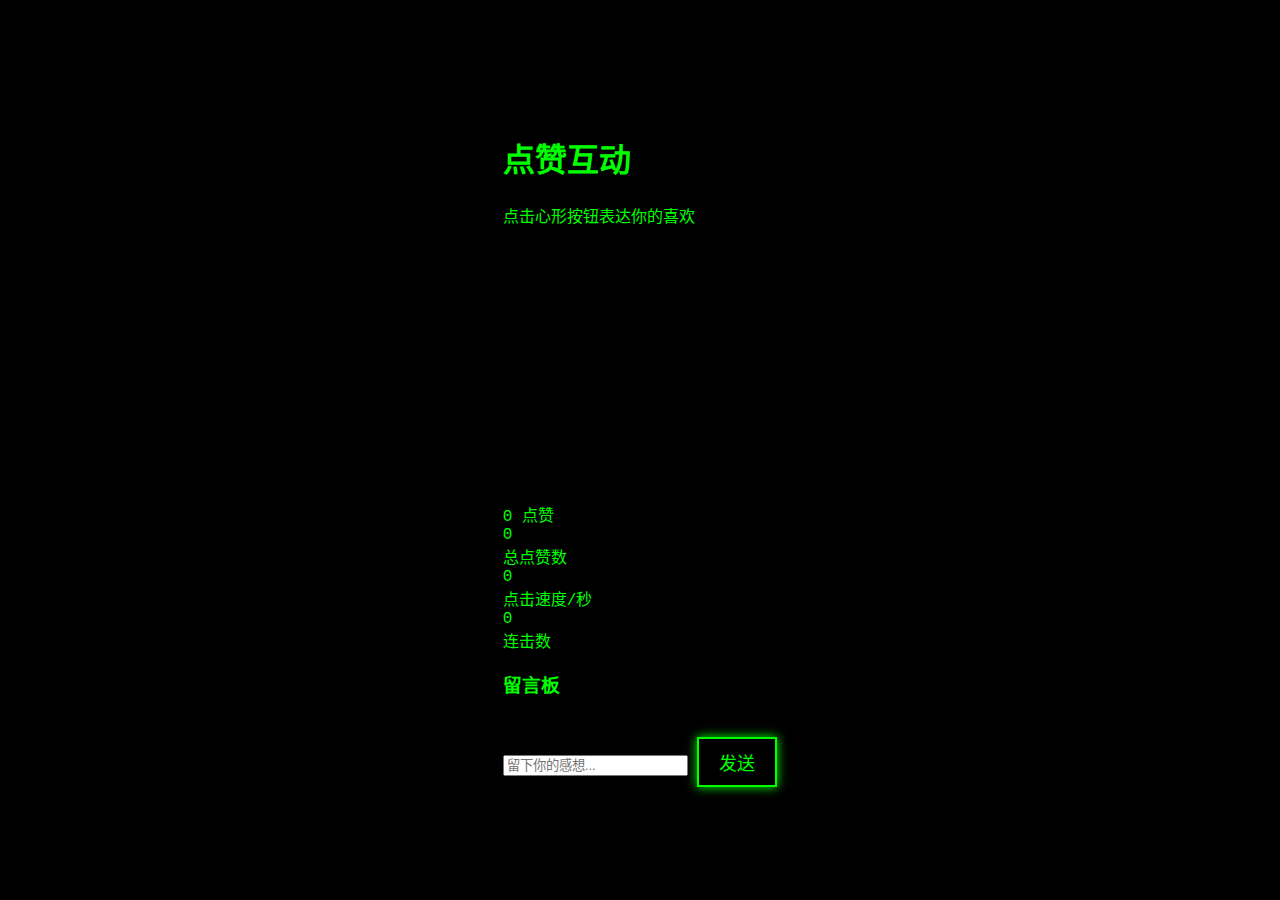
<file: index.html>
<!DOCTYPE html>
<html lang="zh-CN">
<head>
    <meta charset="UTF-8">
    <meta name="viewport" content="width=device-width, initial-scale=1.0">
    <title>点赞互动页面</title>
    <link rel="stylesheet" href="style.css">
</head>
<body>
    <div class="container">
        <header class="header">
            <h1>点赞互动</h1>
            <p>点击心形按钮表达你的喜欢</p>
        </header>
        
        <main class="content">
            <div class="like-section">
                <div class="heart-container">
                    <div class="heart" id="heart-btn">
                        <svg class="heart-svg" viewBox="0 0 32 29.6">
                            <path d="M23.6,0c-3.4,0-6.3,2.7-7.6,5.6C14.7,2.7,11.8,0,8.4,0C3.8,0,0,3.8,0,8.4c0,9.4,9.5,11.9,16,21.2c6.1-9.3,16-12.1,16-21.2C32,3.8,28.2,0,23.6,0z"/>
                        </svg>
                        <div class="ripple"></div>
                    </div>
                    <div class="like-count">
                        <span id="count">0</span>
                        <span>点赞</span>
                    </div>
                </div>
                
                <div class="floating-hearts" id="floating-hearts"></div>
            </div>
            
            <div class="stats-section">
                <div class="stat-item">
                    <div class="stat-number" id="total-likes">0</div>
                    <div class="stat-label">总点赞数</div>
                </div>
                <div class="stat-item">
                    <div class="stat-number" id="click-rate">0</div>
                    <div class="stat-label">点击速度/秒</div>
                </div>
                <div class="stat-item">
                    <div class="stat-number" id="combo">0</div>
                    <div class="stat-label">连击数</div>
                </div>
            </div>
            
            <div class="message-board">
                <h3>留言板</h3>
                <div class="message-input">
                    <input type="text" id="message-input" placeholder="留下你的感想..." maxlength="50">
                    <button id="send-btn">发送</button>
                </div>
                <div class="messages" id="messages"></div>
            </div>
        </main>
    </div>
    
    <script src="script.js"></script>
</body>
</html>
</file>
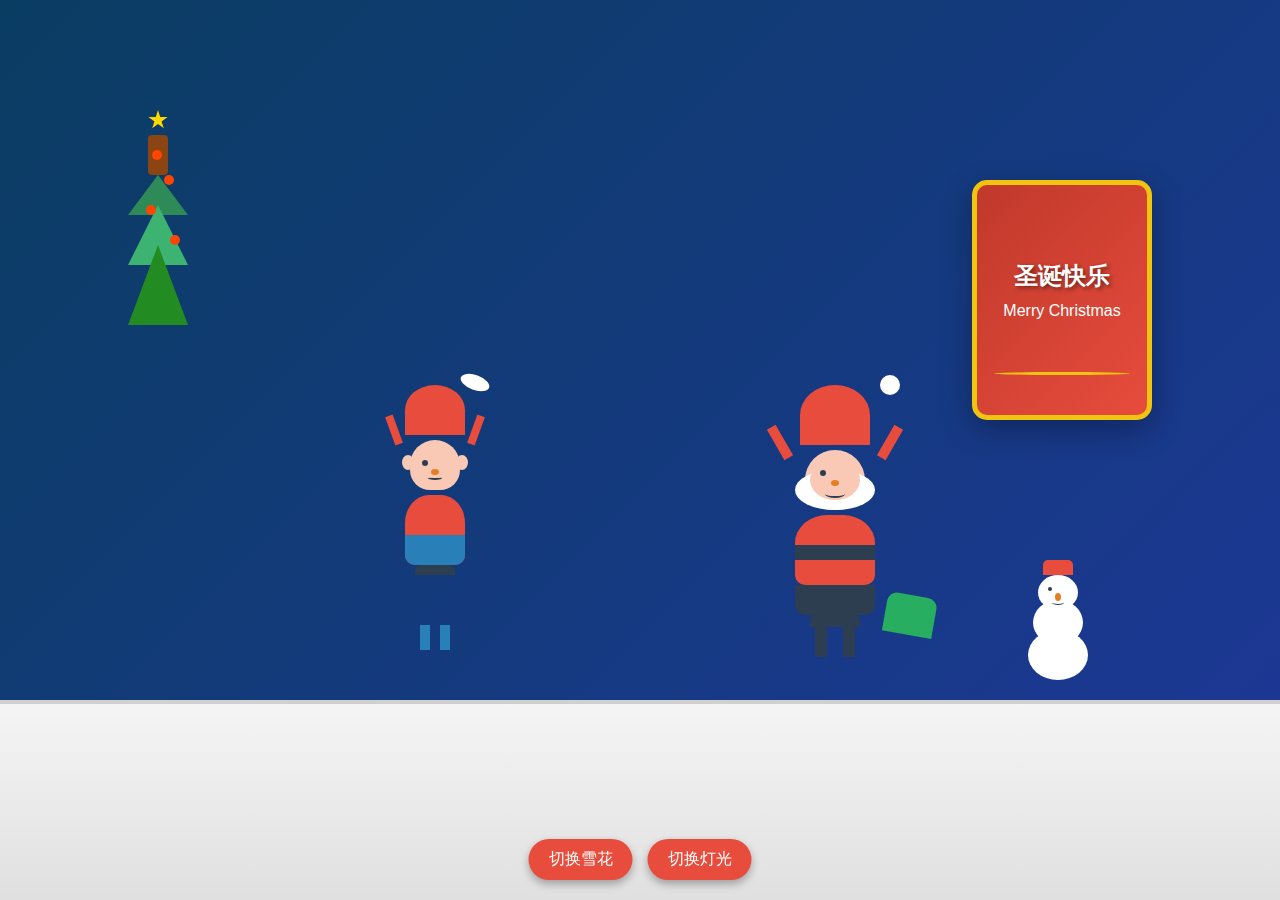
<file: christmas-theme-v2.html>
<!DOCTYPE html>
<html lang="zh">
<head>
    <meta charset="UTF-8">
    <meta name="viewport" content="width=device-width, initial-scale=1.0">
    <title>圣诞主题网页 - 雪夜摆件</title>
    <link rel="stylesheet" href="christmas-style-v2.css">
</head>
<body>
    <div class="snow-container">
        <div class="snowflake">❄</div>
        <div class="snowflake">❅</div>
        <div class="snowflake">❆</div>
        <div class="snowflake">❄</div>
        <div class="snowflake">❅</div>
        <div class="snowflake">❆</div>
        <div class="snowflake">❄</div>
        <div class="snowflake">❅</div>
    </div>
    
    <div class="scene-container">
        <div class="snowy-ground"></div>
        
        <div class="christmas-tree">
            <div class="tree-trunk"></div>
            <div class="tree-section top"></div>
            <div class="tree-section middle"></div>
            <div class="tree-section bottom"></div>
            <div class="tree-star"></div>
            <div class="tree-decoration decoration-1"></div>
            <div class="tree-decoration decoration-2"></div>
            <div class="tree-decoration decoration-3"></div>
            <div class="tree-decoration decoration-4"></div>
        </div>
        
        <div class="figurines-area">
            <!-- 左侧圣诞精灵 -->
            <div class="figurine elf">
                <div class="elf-hat">
                    <div class="hat-tip"></div>
                </div>
                <div class="elf-head">
                    <div class="elf-eyes"></div>
                    <div class="elf-nose"></div>
                    <div class="elf-mouth"></div>
                    <div class="elf-ear left"></div>
                    <div class="elf-ear right"></div>
                </div>
                <div class="elf-body">
                    <div class="elf-shirt"></div>
                    <div class="elf-pants"></div>
                    <div class="elf-shoes"></div>
                </div>
                <div class="elf-arm left"></div>
                <div class="elf-arm right"></div>
                <div class="elf-leg left"></div>
                <div class="elf-leg right"></div>
            </div>
            
            <!-- 右侧圣诞老人 -->
            <div class="figurine santa">
                <div class="santa-hat">
                    <div class="hat-pom"></div>
                </div>
                <div class="santa-head">
                    <div class="santa-beard"></div>
                    <div class="santa-face">
                        <div class="santa-eyes"></div>
                        <div class="santa-nose"></div>
                        <div class="santa-mouth"></div>
                    </div>
                </div>
                <div class="santa-body">
                    <div class="santa-shirt">
                        <div class="santa-belt"></div>
                    </div>
                    <div class="santa-pants"></div>
                    <div class="santa-boots"></div>
                </div>
                <div class="santa-arm left"></div>
                <div class="santa-arm right"></div>
                <div class="santa-leg left"></div>
                <div class="santa-leg right"></div>
                <div class="santa-bag"></div>
            </div>
        </div>
        
        <div class="greeting-card">
            <div class="card-front">
                <h2>圣诞快乐</h2>
                <p>Merry Christmas</p>
                <div class="card-decoration"></div>
            </div>
        </div>
        
        <div class="snowman-small">
            <div class="snowman-hat-small"></div>
            <div class="snowman-head-small">
                <div class="snowman-eyes-small"></div>
                <div class="snowman-nose-small"></div>
                <div class="snowman-mouth-small"></div>
            </div>
            <div class="snowman-body-small"></div>
            <div class="snowman-base-small"></div>
        </div>
    </div>
    
    <div class="controls">
        <button id="snowToggle">切换雪花</button>
        <button id="lightsToggle">切换灯光</button>
    </div>
    
    <script src="script-v2.js"></script>
</body>
</html>
</file>
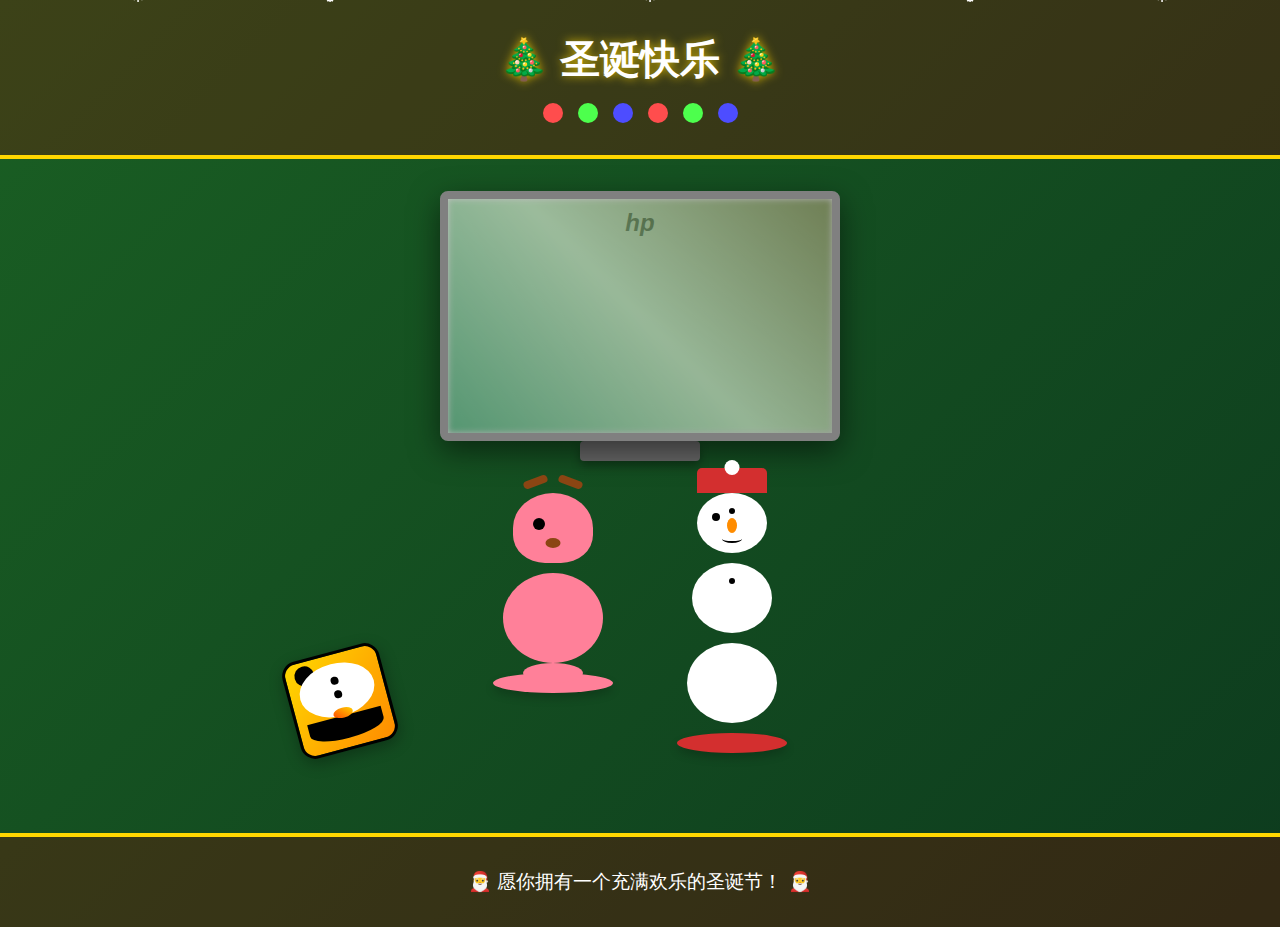
<file: christmas-theme.html>
<!DOCTYPE html>
<html lang="zh">
<head>
    <meta charset="UTF-8">
    <meta name="viewport" content="width=device-width, initial-scale=1.0">
    <title>圣诞主题网页 - 可爱摆件展示</title>
    <link rel="stylesheet" href="christmas-style.css">
</head>
<body>
    <div class="snow-container">
        <div class="snowflake">❅</div>
        <div class="snowflake">❆</div>
        <div class="snowflake">❅</div>
        <div class="snowflake">❆</div>
        <div class="snowflake">❅</div>
    </div>
    
    <header class="christmas-header">
        <h1>🎄 圣诞快乐 🎄</h1>
        <div class="christmas-lights">
            <span class="light red"></span>
            <span class="light green"></span>
            <span class="light blue"></span>
            <span class="light red"></span>
            <span class="light green"></span>
            <span class="light blue"></span>
        </div>
    </header>
    
    <main class="main-content">
        <div class="display-area">
            <div class="monitor">
                <div class="monitor-frame">
                    <div class="hp-logo">hp</div>
                    <div class="screen-content">
                        <div class="landscape-blur"></div>
                    </div>
                </div>
                <div class="monitor-stand"></div>
            </div>
            
            <div class="figurines-container">
                <!-- 左侧圣诞驯鹿摆件 -->
                <div class="figurine deer">
                    <div class="deer-body">
                        <div class="deer-head">
                            <div class="deer-eyes"></div>
                            <div class="deer-nose"></div>
                            <div class="deer-antlers"></div>
                        </div>
                        <div class="deer-body-main">
                            <div class="deer-paws"></div>
                        </div>
                        <div class="deer-base"></div>
                    </div>
                </div>
                
                <!-- 右侧圣诞雪人摆件 -->
                <div class="figurine snowman">
                    <div class="snowman-body">
                        <div class="snowman-hat">
                            <div class="hat-pom"></div>
                        </div>
                        <div class="snowman-head">
                            <div class="snowman-eyes"></div>
                            <div class="snowman-nose"></div>
                            <div class="snowman-mouth"></div>
                        </div>
                        <div class="snowman-torso">
                            <div class="snowman-buttons"></div>
                        </div>
                        <div class="snowman-base">
                            <div class="snowman-buttons"></div>
                        </div>
                        <div class="snowman-base-stand"></div>
                    </div>
                </div>
            </div>
            
            <div class="sticker">
                <div class="sticker-content">
                    <div class="panda">
                        <div class="panda-head">
                            <div class="panda-ear"></div>
                            <div class="panda-face">
                                <div class="panda-eye"></div>
                                <div class="panda-eye"></div>
                                <div class="panda-mouth"></div>
                            </div>
                        </div>
                        <div class="panda-body">
                            <div class="koi"></div>
                        </div>
                    </div>
                </div>
            </div>
        </div>
    </main>
    
    <footer class="christmas-footer">
        <p>🎅 愿你拥有一个充满欢乐的圣诞节！ 🎅</p>
    </footer>
</body>
</html>
</file>
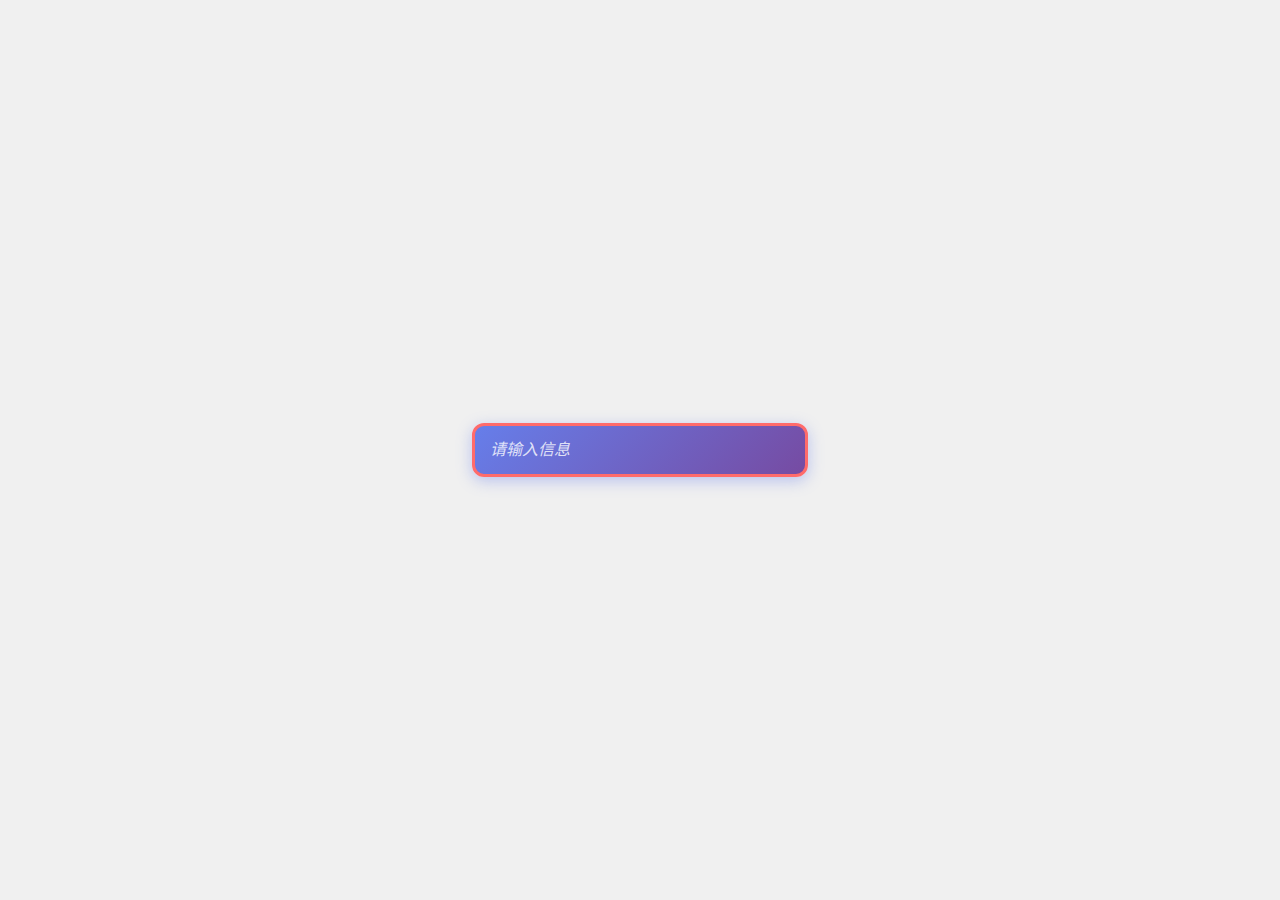
<file: colorful-input.html>
<!DOCTYPE html>
<html lang="zh-CN">
<head>
    <meta charset="UTF-8">
    <meta name="viewport" content="width=device-width, initial-scale=1.0">
    <title>彩色输入框</title>
    <style>
        body {
            display: flex;
            justify-content: center;
            align-items: center;
            height: 100vh;
            margin: 0;
            background-color: #f0f0f0;
        }
        
        .colorful-input {
            width: 300px;
            padding: 15px;
            font-size: 16px;
            border: 3px solid #ff6b6b;
            border-radius: 12px;
            outline: none;
            background: linear-gradient(135deg, #667eea, #764ba2);
            color: white;
            box-shadow: 0 4px 15px rgba(102, 126, 234, 0.4);
        }
        
        .colorful-input::placeholder {
            color: rgba(255, 255, 255, 0.8);
            font-style: italic;
        }
        
        .colorful-input:focus {
            border-color: #51cf66;
            box-shadow: 0 0 10px rgba(81, 207, 102, 0.5);
        }
    </style>
</head>
<body>
    <input type="text" class="colorful-input" placeholder="请输入信息">
</body>
</html>
</file>
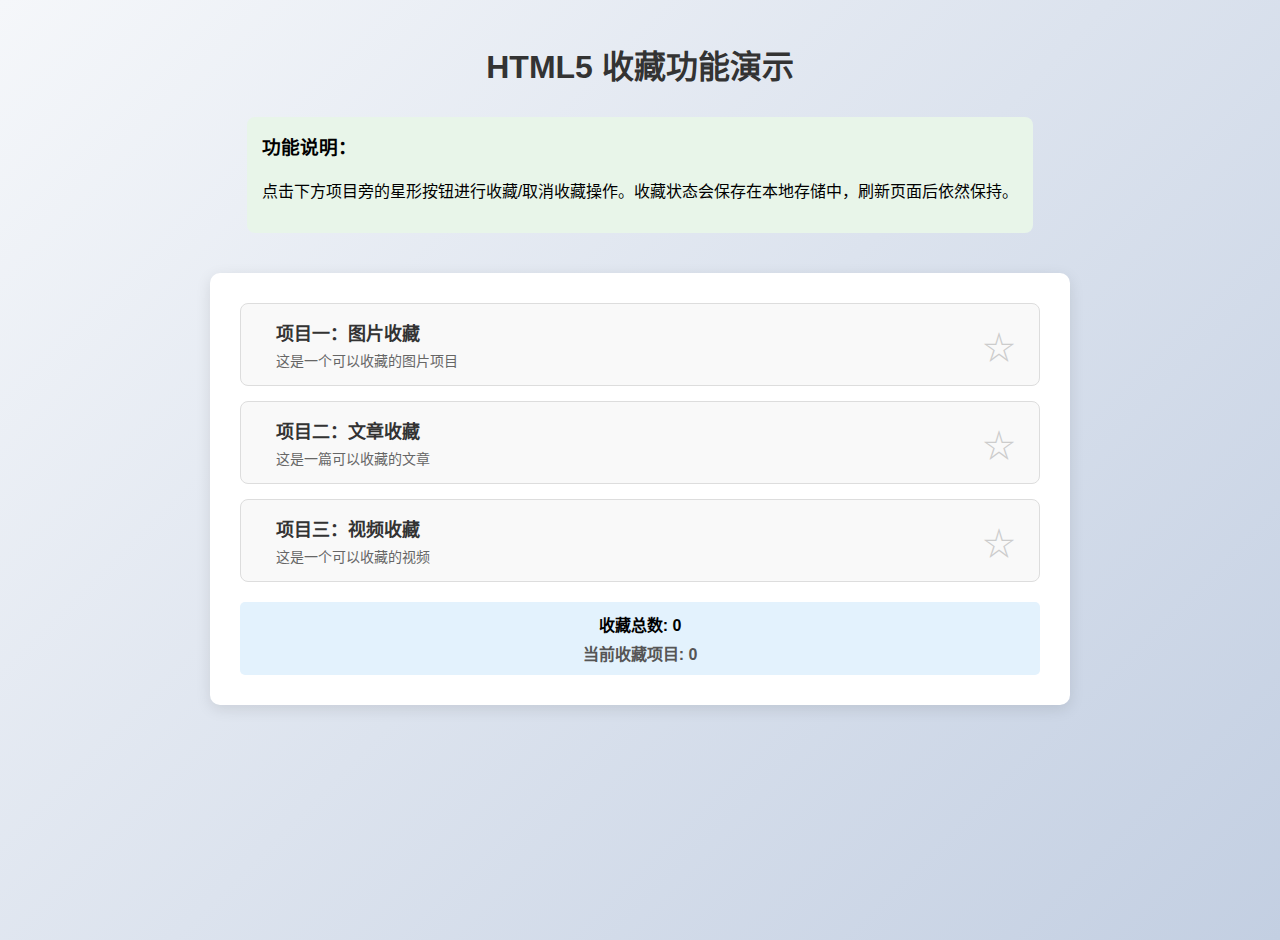
<file: favorite_demo.html>
<!DOCTYPE html>
<html lang="zh-CN">
<head>
    <meta charset="UTF-8">
    <meta name="viewport" content="width=device-width, initial-scale=1.0">
    <title>收藏功能演示</title>
    <style>
        body {
            font-family: 'Arial', sans-serif;
            background: linear-gradient(135deg, #f5f7fa 0%, #c3cfe2 100%);
            margin: 0;
            padding: 20px;
            min-height: 100vh;
            display: flex;
            flex-direction: column;
            align-items: center;
        }
        
        .container {
            max-width: 800px;
            width: 100%;
            background: white;
            border-radius: 10px;
            box-shadow: 0 4px 15px rgba(0, 0, 0, 0.1);
            padding: 30px;
            margin-top: 20px;
        }
        
        h1 {
            text-align: center;
            color: #333;
            margin-bottom: 30px;
        }
        
        .item {
            display: flex;
            align-items: center;
            padding: 15px;
            border: 1px solid #ddd;
            border-radius: 8px;
            margin-bottom: 15px;
            background-color: #f9f9f9;
        }
        
        .item-content {
            flex-grow: 1;
            padding: 0 20px;
        }
        
        .item-title {
            font-size: 18px;
            font-weight: bold;
            color: #333;
        }
        
        .item-description {
            font-size: 14px;
            color: #666;
            margin-top: 5px;
        }
        
        .favorite-btn {
            background: transparent;
            border: none;
            cursor: pointer;
            font-size: 28px;
            padding: 5px;
            transition: all 0.3s ease;
            width: 50px;
            height: 50px;
            display: flex;
            align-items: center;
            justify-content: center;
        }
        
        .favorite-btn.favorited .favorite-icon {
            color: #ff4757;
            text-shadow: 0 0 10px rgba(255, 71, 87, 0.5);
        }
        
        .favorite-icon {
            font-size: 32px;
            transition: all 0.3s ease;
            color: #ccc;
        }
        
        .status {
            margin-top: 20px;
            padding: 10px;
            background-color: #e3f2fd;
            border-radius: 5px;
            text-align: center;
            font-weight: bold;
        }
        
        .counter {
            font-size: 16px;
            color: #555;
            margin-top: 5px;
        }
        
        .instructions {
            background-color: #e8f5e9;
            padding: 15px;
            border-radius: 8px;
            margin-bottom: 20px;
        }
        
        .instructions h3 {
            margin-top: 0;
        }
    </style>
</head>
<body>
    <h1>HTML5 收藏功能演示</h1>
    
    <div class="instructions">
        <h3>功能说明：</h3>
        <p>点击下方项目旁的星形按钮进行收藏/取消收藏操作。收藏状态会保存在本地存储中，刷新页面后依然保持。</p>
    </div>
    
    <div class="container">
        <div class="item">
            <div class="item-content">
                <div class="item-title">项目一：图片收藏</div>
                <div class="item-description">这是一个可以收藏的图片项目</div>
            </div>
            <button class="favorite-btn" data-id="1">
                <span class="favorite-icon">☆</span>
            </button>
        </div>
        
        <div class="item">
            <div class="item-content">
                <div class="item-title">项目二：文章收藏</div>
                <div class="item-description">这是一篇可以收藏的文章</div>
            </div>
            <button class="favorite-btn" data-id="2">
                <span class="favorite-icon">☆</span>
            </button>
        </div>
        
        <div class="item">
            <div class="item-content">
                <div class="item-title">项目三：视频收藏</div>
                <div class="item-description">这是一个可以收藏的视频</div>
            </div>
            <button class="favorite-btn" data-id="3">
                <span class="favorite-icon">☆</span>
            </button>
        </div>
        
        <div class="status">
            <div>收藏总数: <span id="total-favorites">0</span></div>
            <div class="counter">当前收藏项目: <span id="current-favorites">0</span></div>
        </div>
    </div>

    <script>
        // 收藏功能实现
        document.addEventListener('DOMContentLoaded', function() {
            // 初始化收藏状态
            const favoriteButtons = document.querySelectorAll('.favorite-btn');
            let totalFavorites = 0;
            
            // 检查本地存储中已有的收藏
            favoriteButtons.forEach(button => {
                const id = button.getAttribute('data-id');
                const isFavorited = localStorage.getItem(`favorite_${id}`) === 'true';
                
                if (isFavorited) {
                    button.classList.add('favorited');
                    totalFavorites++;
                }
            });
            
            updateCounters();
            
            // 为每个收藏按钮添加点击事件
            favoriteButtons.forEach(button => {
                button.addEventListener('click', function() {
                    const id = this.getAttribute('data-id');
                    const icon = this.querySelector('.favorite-icon');
                    const isFavorited = this.classList.contains('favorited');
                    
                    if (isFavorited) {
                        // 取消收藏
                        this.classList.remove('favorited');
                        icon.textContent = '☆';
                        localStorage.setItem(`favorite_${id}`, 'false');
                        totalFavorites--;
                    } else {
                        // 添加收藏
                        this.classList.add('favorited');
                        icon.textContent = '★';
                        localStorage.setItem(`favorite_${id}`, 'true');
                        totalFavorites++;
                    }
                    
                    // 添加点击动画效果
                    this.style.transform = 'scale(1.2)';
                    setTimeout(() => {
                        this.style.transform = 'scale(1)';
                    }, 200);
                    
                    updateCounters();
                    
                    // 触发自定义事件
                    const favoriteEvent = new CustomEvent('favoriteChanged', {
                        detail: { id: id, isFavorited: !isFavorited, total: totalFavorites }
                    });
                    document.dispatchEvent(favoriteEvent);
                });
            });
            
            // 更新计数器显示
            function updateCounters() {
                const currentFavoritesElement = document.getElementById('current-favorites');
                const totalFavoritesElement = document.getElementById('total-favorites');
                
                // 计算当前收藏数量
                let currentCount = 0;
                favoriteButtons.forEach(button => {
                    if (button.classList.contains('favorited')) {
                        currentCount++;
                    }
                });
                
                currentFavoritesElement.textContent = currentCount;
                totalFavoritesElement.textContent = totalFavorites;
            }
            
            // 监听收藏变化事件
            document.addEventListener('favoriteChanged', function(e) {
                console.log(`项目 ${e.detail.id} 收藏状态改变: ${e.detail.isFavorited}, 总收藏数: ${e.detail.total}`);
            });
        });
    </script>
</body>
</html>
</file>
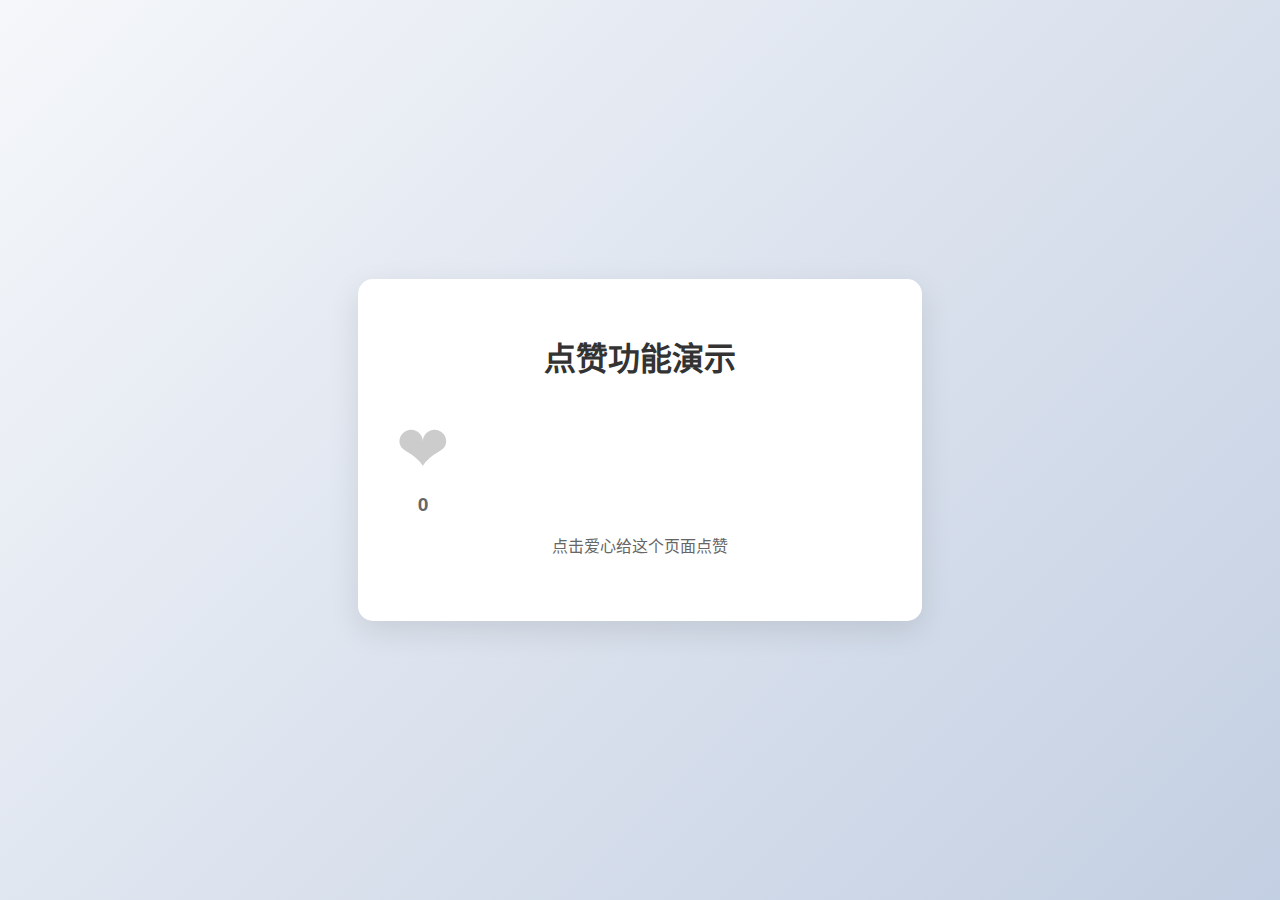
<file: like_button.html>
<!DOCTYPE html>
<html lang="zh-CN">
<head>
    <meta charset="UTF-8">
    <meta name="viewport" content="width=device-width, initial-scale=1.0">
    <title>点赞页面</title>
    <link rel="stylesheet" href="like_style.css">
</head>
<body>
    <div class="container">
        <h1>点赞功能演示</h1>
        <div class="like-section">
            <button id="likeButton" class="like-btn">
                <span class="heart">❤</span>
                <span class="count" id="likeCount">0</span>
            </button>
            <p>点击爱心给这个页面点赞</p>
        </div>
    </div>
    <script src="like_script.js"></script>
</body>
</html>
</file>
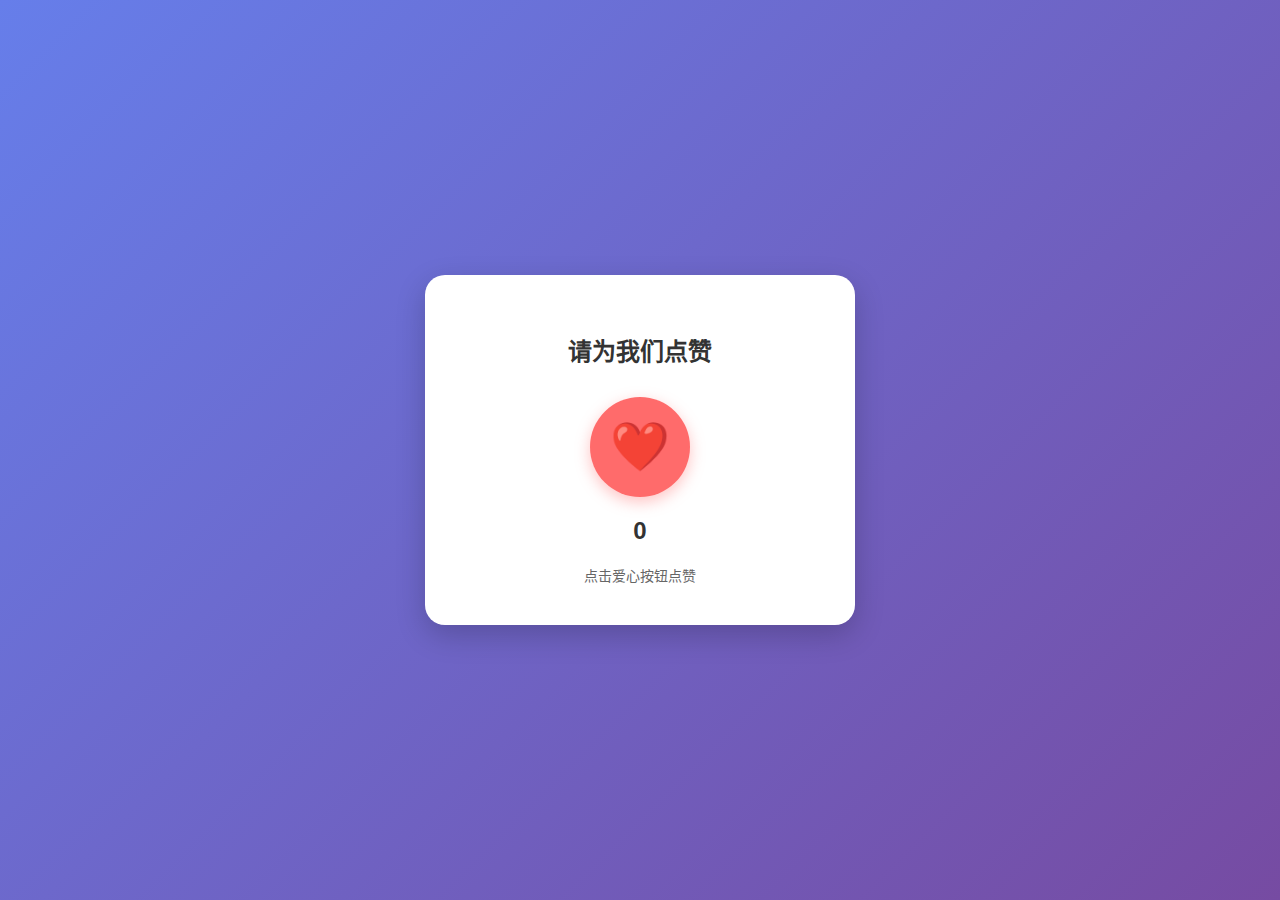
<file: like_page.html>
<!DOCTYPE html>
<html lang="zh-CN">
<head>
    <meta charset="UTF-8">
    <meta name="viewport" content="width=device-width, initial-scale=1.0">
    <title>点赞页面</title>
    <style>
        body {
            margin: 0;
            padding: 0;
            font-family: Arial, sans-serif;
            background: linear-gradient(135deg, #667eea 0%, #764ba2 100%);
            display: flex;
            justify-content: center;
            align-items: center;
            min-height: 100vh;
        }
        
        .container {
            text-align: center;
            background: white;
            padding: 40px;
            border-radius: 20px;
            box-shadow: 0 10px 30px rgba(0,0,0,0.2);
            max-width: 350px;
            width: 90%;
        }
        
        h1 {
            color: #333;
            margin-bottom: 30px;
            font-size: 24px;
        }
        
        .like-button {
            width: 100px;
            height: 100px;
            background: #ff6b6b;
            border-radius: 50%;
            display: flex;
            justify-content: center;
            align-items: center;
            margin: 0 auto 20px;
            cursor: pointer;
            transition: all 0.3s ease;
            border: none;
            box-shadow: 0 5px 15px rgba(255, 107, 107, 0.4);
        }
        
        .like-button:hover {
            transform: scale(1.1);
            background: #ff5252;
        }
        
        .like-button.liked {
            background: #4caf50;
        }
        
        .like-icon {
            font-size: 48px;
            color: white;
            transition: transform 0.3s ease;
        }
        
        .like-button.liked .like-icon {
            transform: scale(1.2);
        }
        
        .count {
            font-size: 24px;
            color: #333;
            font-weight: bold;
            margin-top: 10px;
        }
        
        .message {
            margin-top: 20px;
            color: #666;
            font-size: 14px;
        }
    </style>
</head>
<body>
    <div class="container">
        <h1>请为我们点赞</h1>
        <button class="like-button" id="likeBtn">
            <span class="like-icon">❤️</span>
        </button>
        <div class="count" id="likeCount">0</div>
        <div class="message" id="message">点击爱心按钮点赞</div>
    </div>

    <script>
        let count = 0;
        const likeBtn = document.getElementById('likeBtn');
        const likeCount = document.getElementById('likeCount');
        const message = document.getElementById('message');
        
        likeBtn.addEventListener('click', function() {
            count++;
            likeCount.textContent = count;
            likeBtn.classList.add('liked');
            
            // 添加动画效果
            likeBtn.style.transform = 'scale(0.9)';
            setTimeout(() => {
                likeBtn.style.transform = 'scale(1)';
            }, 100);
            
            // 更换图标
            const icon = likeBtn.querySelector('.like-icon');
            icon.textContent = '❤️';
            
            // 更新消息
            if (count === 1) {
                message.textContent = '谢谢您的点赞！';
            } else if (count % 10 === 0) {
                message.textContent = `您已经点了 ${count} 个赞，非常感谢！`;
            } else {
                message.textContent = '感谢您的支持！';
            }
            
            // 3秒后移除liked类，让按钮恢复原状
            setTimeout(() => {
                likeBtn.classList.remove('liked');
            }, 300);
        });
    </script>
</body>
</html>
</file>
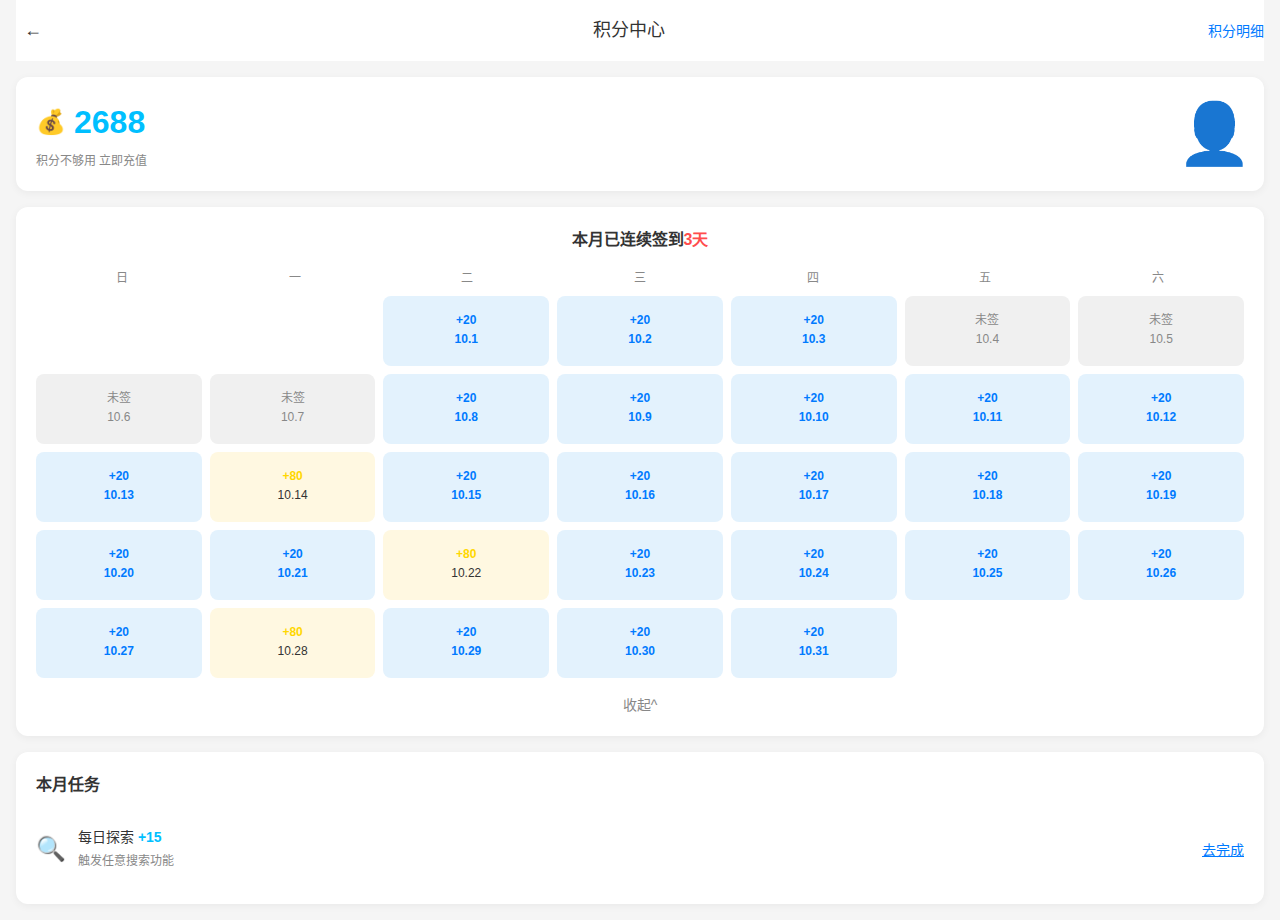
<file: points-center.html>
<!DOCTYPE html>
<html lang="zh-CN">
<head>
    <meta charset="UTF-8">
    <meta name="viewport" content="width=device-width, initial-scale=1.0">
    <title>积分中心</title>
    <link rel="stylesheet" href="points-center.css">
</head>
<body>
    <div class="container">
        <!-- 顶部导航栏 -->
        <header class="navbar">
            <div class="nav-left">
                <span class="back-btn">←</span>
            </div>
            <div class="nav-center">
                <h1>积分中心</h1>
            </div>
            <div class="nav-right">
                <a href="#" class="points-detail">积分明细</a>
            </div>
        </header>

        <!-- 积分展示区 -->
        <section class="points-card">
            <div class="points-info">
                <div class="points-display">
                    <span class="points-icon">💰</span>
                    <span class="points-total">2688</span>
                </div>
                <p class="points-tip">积分不够用 立即充值</p>
            </div>
            <div class="character-image">
                <div class="character">👤</div>
            </div>
        </section>

        <!-- 签到日历区 -->
        <section class="calendar-section">
            <h2 class="checkin-title">本月已连续签到<span class="checkin-days">3天</span></h2>
            <div class="calendar-grid">
                <div class="calendar-header">
                    <span>日</span>
                    <span>一</span>
                    <span>二</span>
                    <span>三</span>
                    <span>四</span>
                    <span>五</span>
                    <span>六</span>
                </div>
                <div class="calendar-body">
                    <!-- 日历天数将通过JavaScript生成 -->
                </div>
            </div>
            <div class="toggle-btn">收起^</div>
        </section>

        <!-- 本月任务区 -->
        <section class="tasks-section">
            <h2>本月任务</h2>
            <div class="task-item">
                <div class="task-icon">🔍</div>
                <div class="task-content">
                    <div class="task-title">每日探索 <span class="task-reward">+15</span></div>
                    <p class="task-desc">触发任意搜索功能</p>
                </div>
                <button class="task-btn">去完成</button>
            </div>
        </section>
    </div>
    <script src="points-center.js"></script>
</body>
</html>
</file>
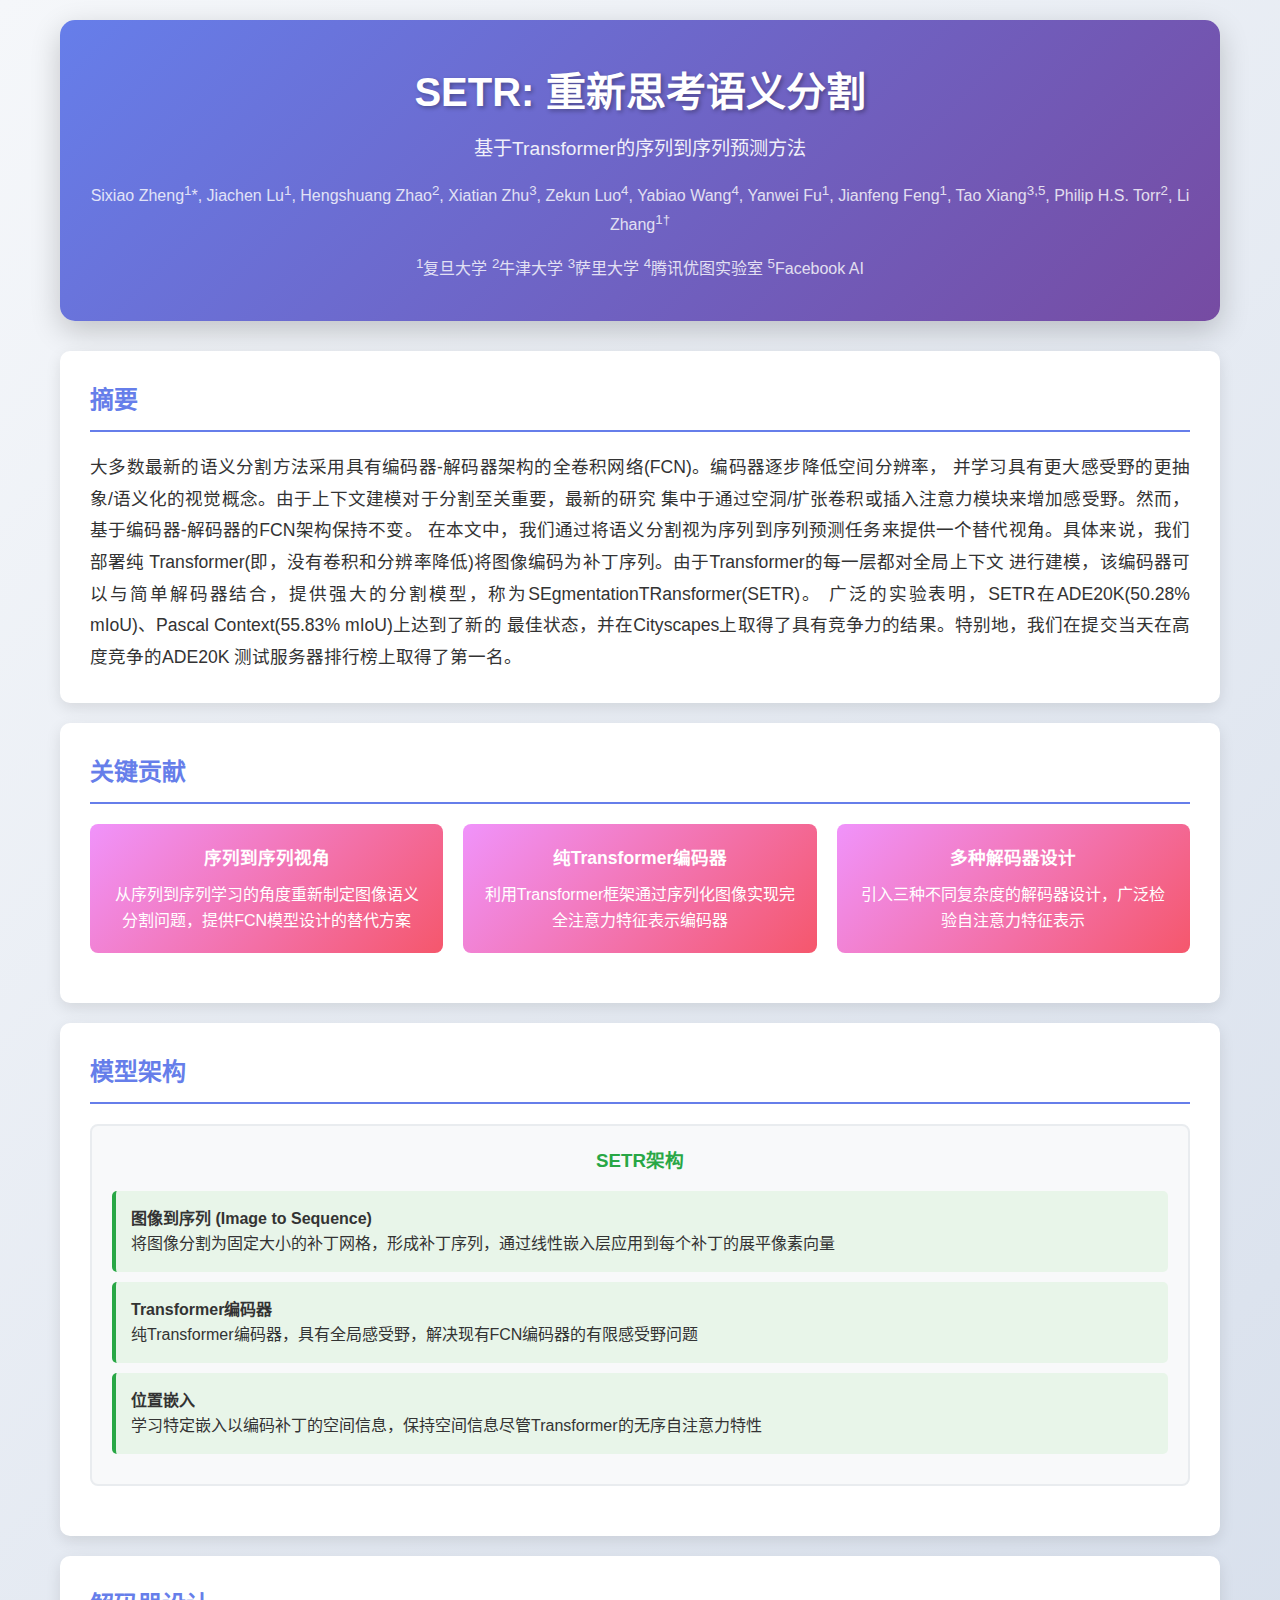
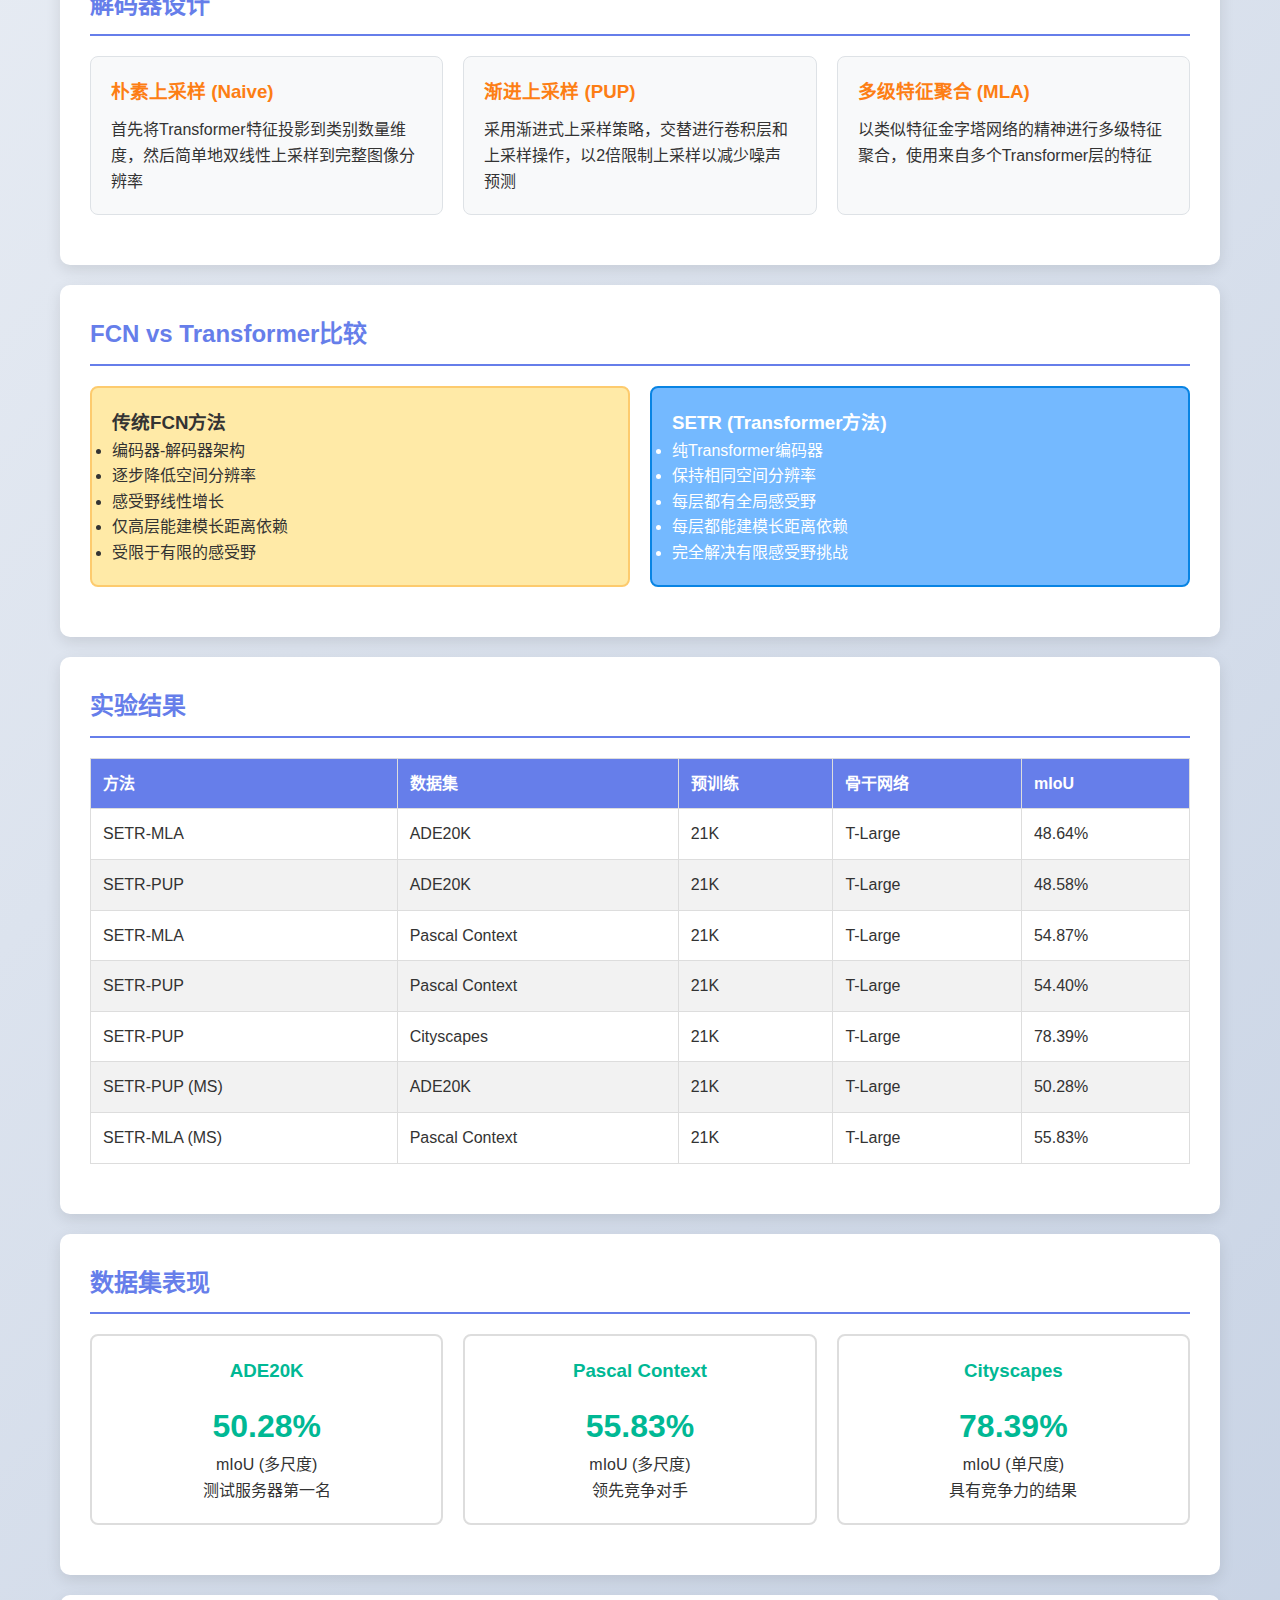
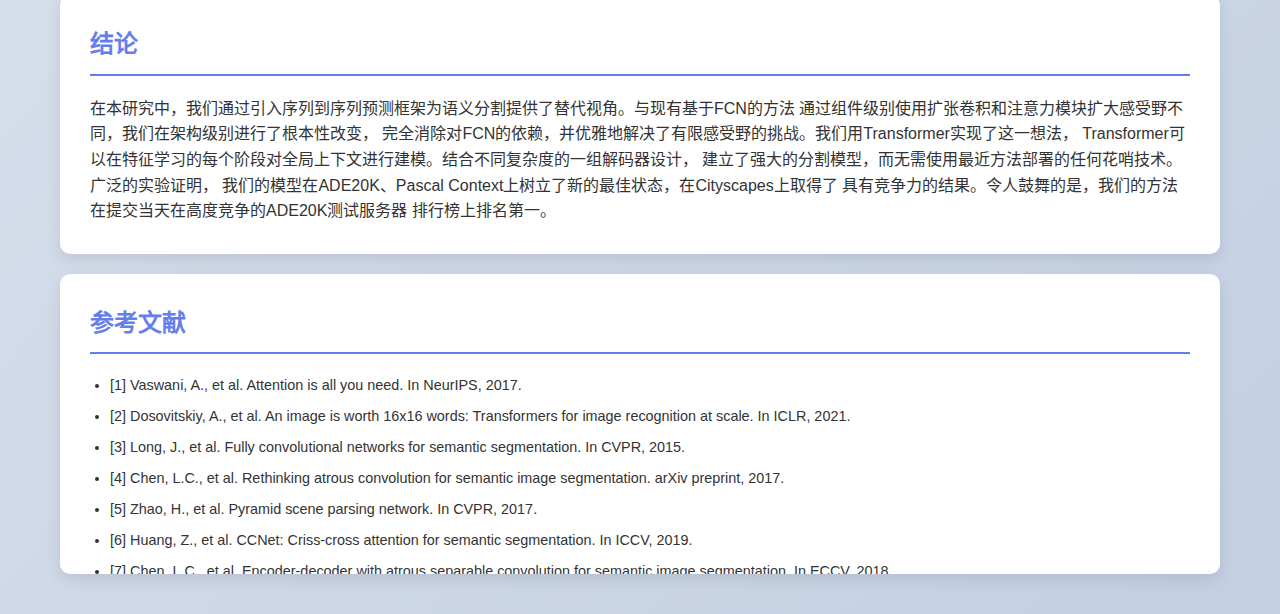
<file: segr_transformer.html>
<!DOCTYPE html>
<html lang="zh-CN">
<head>
    <meta charset="UTF-8">
    <meta name="viewport" content="width=device-width, initial-scale=1.0">
    <title>SETR: 重新思考语义分割 - 基于Transformer的序列到序列方法</title>
    <style>
        * {
            margin: 0;
            padding: 0;
            box-sizing: border-box;
        }
        
        body {
            font-family: 'Arial', sans-serif;
            line-height: 1.6;
            color: #333;
            background: linear-gradient(135deg, #f5f7fa 0%, #c3cfe2 100%);
            min-height: 100vh;
        }
        
        .container {
            max-width: 1200px;
            margin: 0 auto;
            padding: 20px;
        }
        
        header {
            text-align: center;
            padding: 40px 0;
            background: linear-gradient(135deg, #667eea 0%, #764ba2 100%);
            color: white;
            border-radius: 15px;
            margin-bottom: 30px;
            box-shadow: 0 10px 30px rgba(0,0,0,0.2);
        }
        
        h1 {
            font-size: 2.5em;
            margin-bottom: 10px;
            text-shadow: 2px 2px 4px rgba(0,0,0,0.3);
        }
        
        .subtitle {
            font-size: 1.2em;
            opacity: 0.9;
        }
        
        .authors {
            margin-top: 15px;
            font-size: 1em;
            opacity: 0.8;
        }
        
        .section {
            background: white;
            margin: 20px 0;
            padding: 30px;
            border-radius: 10px;
            box-shadow: 0 5px 15px rgba(0,0,0,0.1);
        }
        
        h2 {
            color: #667eea;
            border-bottom: 2px solid #667eea;
            padding-bottom: 10px;
            margin-bottom: 20px;
        }
        
        .abstract {
            text-align: justify;
            font-size: 1.1em;
            line-height: 1.8;
        }
        
        .model-architecture {
            display: flex;
            flex-wrap: wrap;
            gap: 20px;
            margin: 20px 0;
        }
        
        .architecture-diagram {
            flex: 1;
            min-width: 300px;
            background: #f8f9fa;
            padding: 20px;
            border-radius: 8px;
            border: 2px solid #e9ecef;
        }
        
        .architecture-diagram h3 {
            color: #28a745;
            margin-bottom: 15px;
            text-align: center;
        }
        
        .transformer-block {
            background: #e8f5e9;
            padding: 15px;
            border-radius: 5px;
            margin: 10px 0;
            border-left: 4px solid #28a745;
        }
        
        .decoder-types {
            display: grid;
            grid-template-columns: repeat(auto-fit, minmax(300px, 1fr));
            gap: 20px;
            margin: 20px 0;
        }
        
        .decoder-card {
            background: #f8f9fa;
            padding: 20px;
            border-radius: 8px;
            border: 1px solid #dee2e6;
        }
        
        .decoder-card h3 {
            color: #fd7e14;
            margin-bottom: 10px;
        }
        
        .results-table {
            width: 100%;
            border-collapse: collapse;
            margin: 20px 0;
        }
        
        .results-table th,
        .results-table td {
            border: 1px solid #ddd;
            padding: 12px;
            text-align: left;
        }
        
        .results-table th {
            background-color: #667eea;
            color: white;
        }
        
        .results-table tr:nth-child(even) {
            background-color: #f2f2f2;
        }
        
        .results-table tr:hover {
            background-color: #e8f5ff;
        }
        
        .key-contributions {
            display: grid;
            grid-template-columns: repeat(auto-fit, minmax(250px, 1fr));
            gap: 20px;
            margin: 20px 0;
        }
        
        .contribution-card {
            background: linear-gradient(135deg, #f093fb 0%, #f5576c 100%);
            color: white;
            padding: 20px;
            border-radius: 8px;
            text-align: center;
        }
        
        .contribution-card h3 {
            margin-bottom: 10px;
            font-size: 1.1em;
        }
        
        .comparison {
            display: flex;
            flex-wrap: wrap;
            gap: 20px;
            margin: 20px 0;
        }
        
        .comparison-item {
            flex: 1;
            min-width: 250px;
            padding: 20px;
            border-radius: 8px;
        }
        
        .fcn-comparison {
            background: #ffeaa7;
            border: 2px solid #fdcb6e;
        }
        
        .transformer-comparison {
            background: #74b9ff;
            color: white;
            border: 2px solid #0984e3;
        }
        
        .dataset-results {
            display: grid;
            grid-template-columns: repeat(auto-fit, minmax(300px, 1fr));
            gap: 20px;
            margin: 20px 0;
        }
        
        .dataset-card {
            background: white;
            border: 2px solid #ddd;
            border-radius: 8px;
            padding: 20px;
            text-align: center;
        }
        
        .dataset-card h3 {
            color: #00b894;
            margin-bottom: 15px;
        }
        
        .dataset-card .result {
            font-size: 2em;
            font-weight: bold;
            color: #00b894;
        }
        
        .references {
            max-height: 300px;
            overflow-y: auto;
        }
        
        .references ul {
            padding-left: 20px;
        }
        
        .references li {
            margin-bottom: 8px;
            font-size: 0.9em;
        }
        
        @media (max-width: 768px) {
            .container {
                padding: 10px;
            }
            
            h1 {
                font-size: 2em;
            }
            
            .section {
                padding: 20px;
            }
        }
    </style>
</head>
<body>
    <div class="container">
        <header>
            <h1>SETR: 重新思考语义分割</h1>
            <div class="subtitle">基于Transformer的序列到序列预测方法</div>
            <div class="authors">
                Sixiao Zheng<sup>1</sup>*, Jiachen Lu<sup>1</sup>, Hengshuang Zhao<sup>2</sup>, Xiatian Zhu<sup>3</sup>, 
                Zekun Luo<sup>4</sup>, Yabiao Wang<sup>4</sup>, Yanwei Fu<sup>1</sup>, Jianfeng Feng<sup>1</sup>, 
                Tao Xiang<sup>3,5</sup>, Philip H.S. Torr<sup>2</sup>, Li Zhang<sup>1†</sup>
            </div>
            <div class="authors">
                <sup>1</sup>复旦大学 <sup>2</sup>牛津大学 <sup>3</sup>萨里大学 <sup>4</sup>腾讯优图实验室 <sup>5</sup>Facebook AI
            </div>
        </header>

        <section class="section">
            <h2>摘要</h2>
            <div class="abstract">
                <p>大多数最新的语义分割方法采用具有编码器-解码器架构的全卷积网络(FCN)。编码器逐步降低空间分辨率，
                并学习具有更大感受野的更抽象/语义化的视觉概念。由于上下文建模对于分割至关重要，最新的研究
                集中于通过空洞/扩张卷积或插入注意力模块来增加感受野。然而，基于编码器-解码器的FCN架构保持不变。
                在本文中，我们通过将语义分割视为序列到序列预测任务来提供一个替代视角。具体来说，我们部署纯
                Transformer(即，没有卷积和分辨率降低)将图像编码为补丁序列。由于Transformer的每一层都对全局上下文
                进行建模，该编码器可以与简单解码器结合，提供强大的分割模型，称为SEgmentationTRansformer(SETR)。
                广泛的实验表明，SETR在ADE20K(50.28% mIoU)、Pascal Context(55.83% mIoU)上达到了新的
                最佳状态，并在Cityscapes上取得了具有竞争力的结果。特别地，我们在提交当天在高度竞争的ADE20K
                测试服务器排行榜上取得了第一名。</p>
            </div>
        </section>

        <section class="section">
            <h2>关键贡献</h2>
            <div class="key-contributions">
                <div class="contribution-card">
                    <h3>序列到序列视角</h3>
                    <p>从序列到序列学习的角度重新制定图像语义分割问题，提供FCN模型设计的替代方案</p>
                </div>
                <div class="contribution-card">
                    <h3>纯Transformer编码器</h3>
                    <p>利用Transformer框架通过序列化图像实现完全注意力特征表示编码器</p>
                </div>
                <div class="contribution-card">
                    <h3>多种解码器设计</h3>
                    <p>引入三种不同复杂度的解码器设计，广泛检验自注意力特征表示</p>
                </div>
            </div>
        </section>

        <section class="section">
            <h2>模型架构</h2>
            <div class="model-architecture">
                <div class="architecture-diagram">
                    <h3>SETR架构</h3>
                    <div class="transformer-block">
                        <strong>图像到序列 (Image to Sequence)</strong><br>
                        将图像分割为固定大小的补丁网格，形成补丁序列，通过线性嵌入层应用到每个补丁的展平像素向量
                    </div>
                    <div class="transformer-block">
                        <strong>Transformer编码器</strong><br>
                        纯Transformer编码器，具有全局感受野，解决现有FCN编码器的有限感受野问题
                    </div>
                    <div class="transformer-block">
                        <strong>位置嵌入</strong><br>
                        学习特定嵌入以编码补丁的空间信息，保持空间信息尽管Transformer的无序自注意力特性
                    </div>
                </div>
            </div>
        </section>

        <section class="section">
            <h2>解码器设计</h2>
            <div class="decoder-types">
                <div class="decoder-card">
                    <h3>朴素上采样 (Naive)</h3>
                    <p>首先将Transformer特征投影到类别数量维度，然后简单地双线性上采样到完整图像分辨率</p>
                </div>
                <div class="decoder-card">
                    <h3>渐进上采样 (PUP)</h3>
                    <p>采用渐进式上采样策略，交替进行卷积层和上采样操作，以2倍限制上采样以减少噪声预测</p>
                </div>
                <div class="decoder-card">
                    <h3>多级特征聚合 (MLA)</h3>
                    <p>以类似特征金字塔网络的精神进行多级特征聚合，使用来自多个Transformer层的特征</p>
                </div>
            </div>
        </section>

        <section class="section">
            <h2>FCN vs Transformer比较</h2>
            <div class="comparison">
                <div class="comparison-item fcn-comparison">
                    <h3>传统FCN方法</h3>
                    <ul>
                        <li>编码器-解码器架构</li>
                        <li>逐步降低空间分辨率</li>
                        <li>感受野线性增长</li>
                        <li>仅高层能建模长距离依赖</li>
                        <li>受限于有限的感受野</li>
                    </ul>
                </div>
                <div class="comparison-item transformer-comparison">
                    <h3>SETR (Transformer方法)</h3>
                    <ul>
                        <li>纯Transformer编码器</li>
                        <li>保持相同空间分辨率</li>
                        <li>每层都有全局感受野</li>
                        <li>每层都能建模长距离依赖</li>
                        <li>完全解决有限感受野挑战</li>
                    </ul>
                </div>
            </div>
        </section>

        <section class="section">
            <h2>实验结果</h2>
            <table class="results-table">
                <thead>
                    <tr>
                        <th>方法</th>
                        <th>数据集</th>
                        <th>预训练</th>
                        <th>骨干网络</th>
                        <th>mIoU</th>
                    </tr>
                </thead>
                <tbody>
                    <tr>
                        <td>SETR-MLA</td>
                        <td>ADE20K</td>
                        <td>21K</td>
                        <td>T-Large</td>
                        <td>48.64%</td>
                    </tr>
                    <tr>
                        <td>SETR-PUP</td>
                        <td>ADE20K</td>
                        <td>21K</td>
                        <td>T-Large</td>
                        <td>48.58%</td>
                    </tr>
                    <tr>
                        <td>SETR-MLA</td>
                        <td>Pascal Context</td>
                        <td>21K</td>
                        <td>T-Large</td>
                        <td>54.87%</td>
                    </tr>
                    <tr>
                        <td>SETR-PUP</td>
                        <td>Pascal Context</td>
                        <td>21K</td>
                        <td>T-Large</td>
                        <td>54.40%</td>
                    </tr>
                    <tr>
                        <td>SETR-PUP</td>
                        <td>Cityscapes</td>
                        <td>21K</td>
                        <td>T-Large</td>
                        <td>78.39%</td>
                    </tr>
                    <tr>
                        <td>SETR-PUP (MS)</td>
                        <td>ADE20K</td>
                        <td>21K</td>
                        <td>T-Large</td>
                        <td>50.28%</td>
                    </tr>
                    <tr>
                        <td>SETR-MLA (MS)</td>
                        <td>Pascal Context</td>
                        <td>21K</td>
                        <td>T-Large</td>
                        <td>55.83%</td>
                    </tr>
                </tbody>
            </table>
        </section>

        <section class="section">
            <h2>数据集表现</h2>
            <div class="dataset-results">
                <div class="dataset-card">
                    <h3>ADE20K</h3>
                    <div class="result">50.28%</div>
                    <p>mIoU (多尺度)</p>
                    <p>测试服务器第一名</p>
                </div>
                <div class="dataset-card">
                    <h3>Pascal Context</h3>
                    <div class="result">55.83%</div>
                    <p>mIoU (多尺度)</p>
                    <p>领先竞争对手</p>
                </div>
                <div class="dataset-card">
                    <h3>Cityscapes</h3>
                    <div class="result">78.39%</div>
                    <p>mIoU (单尺度)</p>
                    <p>具有竞争力的结果</p>
                </div>
            </div>
        </section>

        <section class="section">
            <h2>结论</h2>
            <p>在本研究中，我们通过引入序列到序列预测框架为语义分割提供了替代视角。与现有基于FCN的方法
            通过组件级别使用扩张卷积和注意力模块扩大感受野不同，我们在架构级别进行了根本性改变，
            完全消除对FCN的依赖，并优雅地解决了有限感受野的挑战。我们用Transformer实现了这一想法，
            Transformer可以在特征学习的每个阶段对全局上下文进行建模。结合不同复杂度的一组解码器设计，
            建立了强大的分割模型，而无需使用最近方法部署的任何花哨技术。广泛的实验证明，
            我们的模型在ADE20K、Pascal Context上树立了新的最佳状态，在Cityscapes上取得了
            具有竞争力的结果。令人鼓舞的是，我们的方法在提交当天在高度竞争的ADE20K测试服务器
            排行榜上排名第一。</p>
        </section>

        <section class="section references">
            <h2>参考文献</h2>
            <ul>
                <li>[1] Vaswani, A., et al. Attention is all you need. In NeurIPS, 2017.</li>
                <li>[2] Dosovitskiy, A., et al. An image is worth 16x16 words: Transformers for image recognition at scale. In ICLR, 2021.</li>
                <li>[3] Long, J., et al. Fully convolutional networks for semantic segmentation. In CVPR, 2015.</li>
                <li>[4] Chen, L.C., et al. Rethinking atrous convolution for semantic image segmentation. arXiv preprint, 2017.</li>
                <li>[5] Zhao, H., et al. Pyramid scene parsing network. In CVPR, 2017.</li>
                <li>[6] Huang, Z., et al. CCNet: Criss-cross attention for semantic segmentation. In ICCV, 2019.</li>
                <li>[7] Chen, L.C., et al. Encoder-decoder with atrous separable convolution for semantic image segmentation. In ECCV, 2018.</li>
                <li>[8] Yu, F., & Koltun, V. Multi-scale context aggregation by dilated convolutions. ICLR, 2016.</li>
                <li>[9] Cordts, M., et al. The cityscapes dataset for semantic urban scene understanding. In CVPR, 2016.</li>
                <li>[10] Zhou, B., et al. Semantic understanding of scenes through the ade20k dataset. arXiv preprint, 2016.</li>
            </ul>
        </section>
    </div>
</body>
</html>
</file>
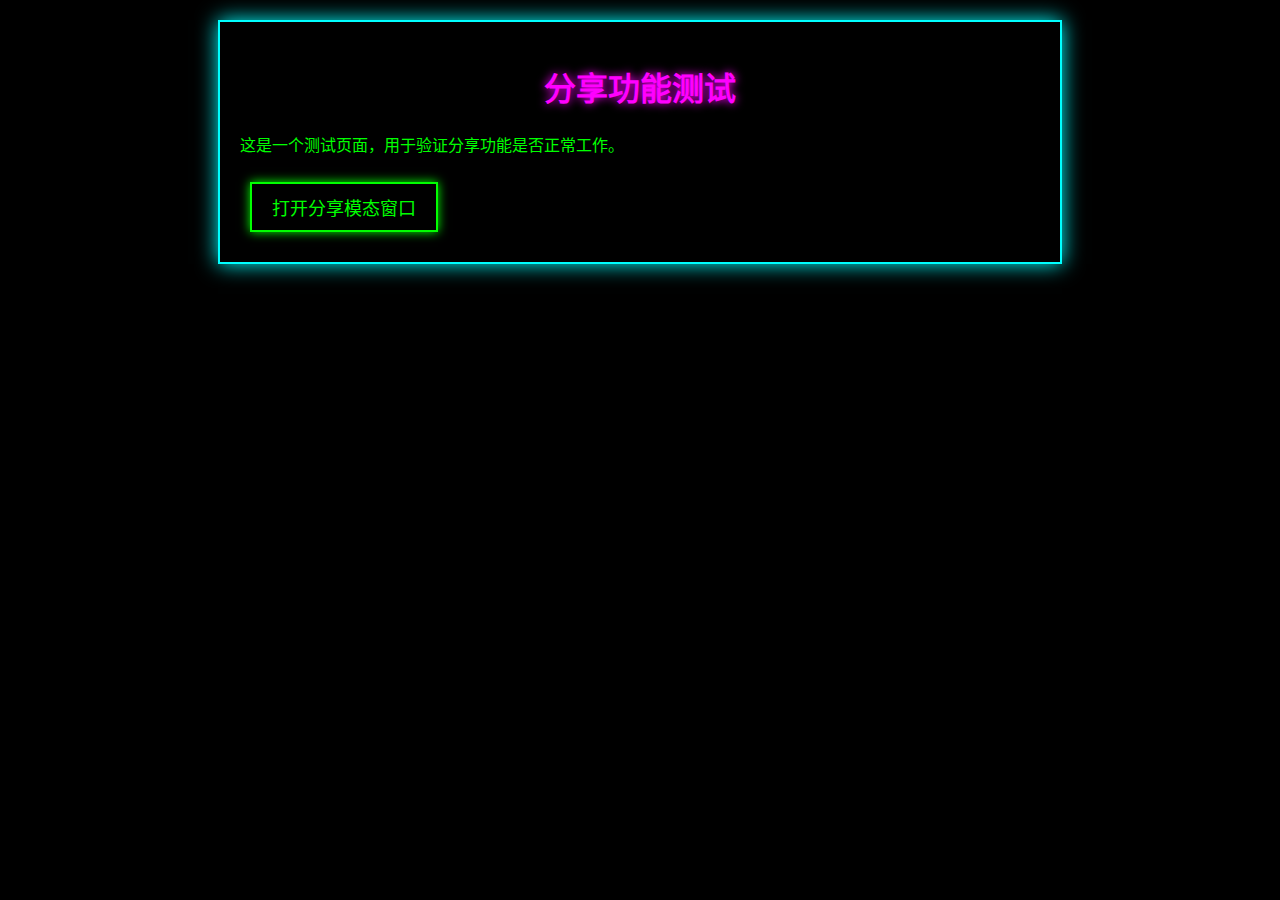
<file: test-share.html>
<!DOCTYPE html>
<html lang="zh-CN">
<head>
    <meta charset="UTF-8">
    <meta name="viewport" content="width=device-width, initial-scale=1.0">
    <title>分享功能测试</title>
    <style>
        body {
            font-family: 'Courier New', monospace;
            background-color: #000;
            color: #0f0;
            padding: 20px;
            margin: 0;
        }
        
        .container {
            max-width: 800px;
            margin: 0 auto;
            border: 2px solid #0ff;
            box-shadow: 0 0 20px #0ff;
            padding: 20px;
            background-color: rgba(0, 0, 0, 0.8);
        }
        
        h1 {
            color: #f0f;
            text-align: center;
            text-shadow: 0 0 10px #f0f;
        }
        
        button {
            background-color: #000;
            color: #0f0;
            border: 2px solid #0f0;
            box-shadow: 0 0 10px #0f0;
            padding: 10px 20px;
            font-size: 18px;
            font-family: 'Courier New', monospace;
            cursor: pointer;
            margin: 10px;
        }
        
        button:hover {
            background-color: #0f0;
            color: #000;
            box-shadow: 0 0 15px #0f0;
        }
        
        .modal {
            position: fixed;
            top: 0;
            left: 0;
            width: 100%;
            height: 100%;
            background-color: rgba(0, 0, 0, 0.8);
            display: flex;
            justify-content: center;
            align-items: center;
            z-index: 1000;
        }
        
        .modal-content {
            background-color: #111;
            border: 2px solid #0ff;
            box-shadow: 0 0 20px #0ff, inset 0 0 10px #0ff;
            padding: 30px;
            border-radius: 5px;
            text-align: center;
            position: relative;
            max-width: 500px;
            width: 80%;
        }
        
        .close {
            position: absolute;
            top: 10px;
            right: 15px;
            font-size: 28px;
            font-weight: bold;
            color: #f0f;
            cursor: pointer;
        }
        
        .close:hover {
            color: #0ff;
        }
        
        .share-buttons {
            margin-top: 20px;
        }
        
        .share-btn {
            display: inline-block;
            background-color: #000;
            color: #0f0;
            border: 1px solid #0f0;
            box-shadow: 0 0 10px #0f0;
            padding: 8px 16px;
            font-size: 16px;
            font-family: 'Courier New', monospace;
            cursor: pointer;
            margin: 5px;
        }
        
        .share-btn:hover {
            background-color: #0f0;
            color: #000;
            box-shadow: 0 0 15px #0f0;
        }
        
        .share-message {
            margin-top: 15px;
            padding: 10px;
            border-radius: 4px;
            font-size: 14px;
        }
        
        .share-message.success {
            background-color: rgba(0, 255, 0, 0.2);
            color: #0f0;
            border: 1px solid #0f0;
        }
        
        .share-message.error {
            background-color: rgba(255, 0, 0, 0.2);
            color: #f0f;
            border: 1px solid #f0f;
        }
        
        .hidden {
            display: none;
        }
    </style>
</head>
<body>
    <div class="container">
        <h1>分享功能测试</h1>
        <p>这是一个测试页面，用于验证分享功能是否正常工作。</p>
        <button id="open-share-btn">打开分享模态窗口</button>
        
        <div id="share-modal" class="modal hidden">
            <div class="modal-content">
                <span class="close">&times;</span>
                <h3>分享你的成绩!</h3>
                <p>我在赛博朋克飞机大战中获得了 <strong id="share-score">1250</strong> 分!</p>
                <div class="share-buttons">
                    <button id="copy-link-btn" class="share-btn">复制链接</button>
                    <button id="twitter-share-btn" class="share-btn">分享到推特</button>
                    <button id="facebook-share-btn" class="share-btn">分享到脸书</button>
                </div>
                <div id="share-message" class="share-message hidden"></div>
            </div>
        </div>
    </div>

    <script>
        const openShareBtn = document.getElementById('open-share-btn');
        const shareModal = document.getElementById('share-modal');
        const closeModal = document.querySelector('.close');
        const copyLinkBtn = document.getElementById('copy-link-btn');
        const twitterShareBtn = document.getElementById('twitter-share-btn');
        const facebookShareBtn = document.getElementById('facebook-share-btn');
        const shareScore = document.getElementById('share-score');
        const shareMessage = document.getElementById('share-message');
        
        // 显示分享模态窗口
        function showShareModal() {
            shareModal.classList.remove('hidden');
        }
        
        // 隐藏分享模态窗口
        function hideShareModal() {
            shareModal.classList.add('hidden');
            shareMessage.classList.add('hidden');
        }
        
        // 显示分享消息
        function showMessage(message, type) {
            shareMessage.textContent = message;
            shareMessage.className = `share-message ${type}`;
            shareMessage.classList.remove('hidden');
            
            setTimeout(() => {
                shareMessage.classList.add('hidden');
            }, 3000);
        }
        
        // 打开分享模态窗口事件
        openShareBtn.addEventListener('click', showShareModal);
        
        // 关闭模态窗口事件
        closeModal.addEventListener('click', hideShareModal);
        
        // 点击模态窗口外部关闭
        window.addEventListener('click', (event) => {
            if (event.target === shareModal) {
                hideShareModal();
            }
        });
        
        // 复制链接功能
        copyLinkBtn.addEventListener('click', async () => {
            try {
                const shareURL = `${window.location.href}?score=${shareScore.textContent}&game=cyberpunk-shooter`;
                await navigator.clipboard.writeText(shareURL);
                showMessage('链接已复制到剪贴板!', 'success');
            } catch (err) {
                console.error('复制失败:', err);
                showMessage('复制失败，请手动复制链接', 'error');
            }
        });
        
        // 分享到Twitter
        twitterShareBtn.addEventListener('click', () => {
            const text = `我在赛博朋克飞机大战中获得了 ${shareScore.textContent} 分！来挑战我的高分吧！`;
            const url = `${window.location.href}?score=${shareScore.textContent}&game=cyberpunk-shooter`;
            const twitterURL = `https://twitter.com/intent/tweet?text=${encodeURIComponent(text)}&url=${encodeURIComponent(url)}`;
            window.open(twitterURL, '_blank');
        });
        
        // 分享到Facebook
        facebookShareBtn.addEventListener('click', () => {
            const url = `${window.location.href}?score=${shareScore.textContent}&game=cyberpunk-shooter`;
            const facebookURL = `https://www.facebook.com/sharer/sharer.php?u=${encodeURIComponent(url)}`;
            window.open(facebookURL, '_blank');
        });
    </script>
</body>
</html>
</file>
<file: style.css>
body {
    margin: 0;
    padding: 0;
    background-color: #000;
    color: #0f0;
    font-family: 'Courier New', monospace;
    display: flex;
    justify-content: center;
    align-items: center;
    height: 100vh;
    overflow: hidden;
}

#game-container {
    position: relative;
    border: 2px solid #0ff;
    box-shadow: 0 0 20px #0ff, inset 0 0 10px #0ff;
}

#game-canvas {
    background-color: #000;
    display: block;
}

#ui {
    position: absolute;
    top: 0;
    left: 0;
    width: 100%;
    height: 100%;
    pointer-events: none;
}

#score, #lives {
    position: absolute;
    top: 20px;
    font-size: 24px;
    text-shadow: 0 0 10px #0ff;
    color: #0ff;
}

#score {
    left: 20px;
}

#lives {
    right: 20px;
}

#game-over, #start-screen {
    position: absolute;
    top: 50%;
    left: 50%;
    transform: translate(-50%, -50%);
    text-align: center;
    background-color: rgba(0, 0, 0, 0.8);
    border: 2px solid #f0f;
    box-shadow: 0 0 20px #f0f, inset 0 0 10px #f0f;
    padding: 30px;
    pointer-events: auto;
}

#game-over.hidden, #start-screen.hidden {
    display: none;
}

#game-over h2, #start-screen h1 {
    color: #f0f;
    text-shadow: 0 0 10px #f0f;
    margin-top: 0;
}

#game-over p {
    font-size: 20px;
    color: #0ff;
}

button {
    background-color: #000;
    color: #0f0;
    border: 2px solid #0f0;
    box-shadow: 0 0 10px #0f0;
    padding: 10px 20px;
    font-size: 18px;
    font-family: 'Courier New', monospace;
    cursor: pointer;
    margin-top: 20px;
}

button:hover {
    background-color: #0f0;
    color: #000;
    box-shadow: 0 0 15px #0f0;
}

.hidden {
    display: none;
}

#input-container {
    position: absolute;
    top: 20px;
    left: 50%;
    transform: translateX(-50%);
    z-index: 100;
}

#colorful-input {
    padding: 12px 20px;
    font-size: 16px;
    border: 3px solid #ff69b4;
    border-radius: 25px;
    background-color: #ffe6f2;
    color: #333;
    box-shadow: 0 0 15px #ff69b4, inset 0 0 8px #ffb6c1;
    outline: none;
    width: 300px;
    text-align: center;
    font-family: 'Courier New', monospace;
    transition: all 0.3s ease;
}

#colorful-input::placeholder {
    color: #ff69b4;
    opacity: 0.7;
}

#colorful-input:focus {
    border-color: #9370db;
    box-shadow: 0 0 20px #9370db, inset 0 0 10px #dda0dd;
    background-color: #f0e6ff;
}
</file>
<file: christmas-style-v2.css>
/* 新版本圣诞主题样式 */
* {
    margin: 0;
    padding: 0;
    box-sizing: border-box;
}

body {
    font-family: 'Arial', sans-serif;
    background: linear-gradient(135deg, #0a3d62, #1e3799);
    min-height: 100vh;
    color: white;
    overflow-x: hidden;
    position: relative;
}

/* 雪花容器 */
.snow-container {
    position: fixed;
    top: 0;
    left: 0;
    width: 100%;
    height: 100%;
    pointer-events: none;
    z-index: 100;
}

.snowflake {
    position: absolute;
    color: #fff;
    font-size: 1.2rem;
    animation: fall linear infinite;
}

.snowflake:nth-child(1) {
    left: 5%;
    animation-duration: 6s;
    top: -20px;
    animation-delay: 0s;
}

.snowflake:nth-child(2) {
    left: 15%;
    animation-duration: 8s;
    top: -20px;
    animation-delay: 1s;
}

.snowflake:nth-child(3) {
    left: 25%;
    animation-duration: 7s;
    top: -20px;
    animation-delay: 0.5s;
}

.snowflake:nth-child(4) {
    left: 40%;
    animation-duration: 9s;
    top: -20px;
    animation-delay: 2s;
}

.snowflake:nth-child(5) {
    left: 55%;
    animation-duration: 6s;
    top: -20px;
    animation-delay: 1.5s;
}

.snowflake:nth-child(6) {
    left: 70%;
    animation-duration: 8s;
    top: -20px;
    animation-delay: 0.8s;
}

.snowflake:nth-child(7) {
    left: 85%;
    animation-duration: 7s;
    top: -20px;
    animation-delay: 2.5s;
}

.snowflake:nth-child(8) {
    left: 95%;
    animation-duration: 9s;
    top: -20px;
    animation-delay: 1.2s;
}

@keyframes fall {
    0% {
        transform: translateY(-20px) rotate(0deg);
    }
    100% {
        transform: translateY(105vh) rotate(360deg);
    }
}

/* 场景容器 */
.scene-container {
    position: relative;
    min-height: 100vh;
    display: flex;
    flex-direction: column;
    align-items: center;
    justify-content: center;
    padding: 2rem;
}

/* 雪地地面 */
.snowy-ground {
    position: absolute;
    bottom: 0;
    width: 100%;
    height: 200px;
    background: linear-gradient(to top, #e0e0e0, #f5f5f5);
    z-index: 10;
    border-top: 4px solid #d0d0d0;
}

/* 圣诞树 */
.christmas-tree {
    position: absolute;
    top: 15%;
    left: 10%;
    z-index: 20;
}

.tree-trunk {
    width: 20px;
    height: 40px;
    background: #8B4513;
    margin: 0 auto;
    border-radius: 4px;
}

.tree-section {
    width: 0;
    height: 0;
    border-left: 30px solid transparent;
    border-right: 30px solid transparent;
    position: relative;
}

.tree-section.top {
    border-bottom: 40px solid #2E8B57;
    margin-bottom: -10px;
}

.tree-section.middle {
    border-bottom: 60px solid #3CB371;
    margin-bottom: -20px;
}

.tree-section.bottom {
    border-bottom: 80px solid #228B22;
}

.tree-star {
    position: absolute;
    top: -25px;
    left: 50%;
    transform: translateX(-50%);
    width: 20px;
    height: 20px;
    background: #FFD700;
    clip-path: polygon(50% 0%, 61% 35%, 98% 35%, 68% 57%, 79% 91%, 50% 70%, 21% 91%, 32% 57%, 2% 35%, 39% 35%);
}

.tree-decoration {
    position: absolute;
    width: 10px;
    height: 10px;
    border-radius: 50%;
    background: #FF4500;
    z-index: 21;
}

.tree-decoration.decoration-1 {
    top: 15px;
    left: 40%;
}

.tree-decoration.decoration-2 {
    top: 40px;
    left: 60%;
}

.tree-decoration.decoration-3 {
    top: 70px;
    left: 30%;
}

.tree-decoration.decoration-4 {
    top: 100px;
    left: 70%;
}

/* 摆件区域 */
.figurines-area {
    display: flex;
    justify-content: space-around;
    width: 100%;
    max-width: 800px;
    margin-top: 100px;
    z-index: 30;
}

/* 精灵摆件 */
.figurine {
    position: relative;
}

.elf {
    animation: bounce 4s ease-in-out infinite;
}

.elf-hat {
    width: 60px;
    height: 50px;
    background: #e74c3c;
    border-radius: 50% 50% 0 0;
    position: relative;
    margin: 0 auto 5px;
}

.hat-tip {
    position: absolute;
    top: -10px;
    right: -25px;
    width: 30px;
    height: 15px;
    background: #fff;
    border-radius: 50%;
    transform: rotate(20deg);
}

.elf-head {
    width: 50px;
    height: 50px;
    background: #f9c9b6;
    border-radius: 50% 50% 40% 40%;
    position: relative;
    margin: 0 auto 5px;
}

.elf-eyes {
    position: absolute;
    width: 6px;
    height: 6px;
    background: #2c3e50;
    border-radius: 50%;
    top: 20px;
    left: 12px;
}

.elf-eyes + .elf-eyes {
    left: auto;
    right: 12px;
}

.elf-nose {
    position: absolute;
    width: 8px;
    height: 6px;
    background: #e67e22;
    border-radius: 50%;
    bottom: 15px;
    left: 50%;
    transform: translateX(-50%);
}

.elf-mouth {
    position: absolute;
    width: 15px;
    height: 5px;
    border-bottom: 2px solid #2c3e50;
    border-radius: 0 0 50% 50%;
    bottom: 10px;
    left: 50%;
    transform: translateX(-50%);
}

.elf-ear {
    position: absolute;
    width: 12px;
    height: 15px;
    background: #f9c9b6;
    border-radius: 50%;
    top: 15px;
}

.elf-ear.left {
    left: -8px;
}

.elf-ear.right {
    right: -8px;
}

.elf-body {
    width: 60px;
    height: 70px;
    position: relative;
    margin: 0 auto;
}

.elf-shirt {
    width: 100%;
    height: 100%;
    background: #e74c3c;
    border-radius: 40% 40% 10px 10px;
    position: relative;
}

.elf-pants {
    position: absolute;
    width: 100%;
    height: 30px;
    background: #2980b9;
    bottom: 0;
    border-radius: 0 0 10px 10px;
}

.elf-shoes {
    position: absolute;
    width: 40px;
    height: 10px;
    background: #2c3e50;
    bottom: -10px;
    left: 50%;
    transform: translateX(-50%);
    border-radius: 5px 5px 0 0;
}

.elf-arm {
    position: absolute;
    width: 8px;
    height: 30px;
    background: #e74c3c;
    top: 30px;
    z-index: -1;
}

.elf-arm.left {
    left: -15px;
    transform: rotate(-20deg);
}

.elf-arm.right {
    right: -15px;
    transform: rotate(20deg);
}

.elf-leg {
    position: absolute;
    width: 10px;
    height: 25px;
    background: #2980b9;
    bottom: -35px;
}

.elf-leg.left {
    left: 15px;
}

.elf-leg.right {
    right: 15px;
}

/* 圣诞老人摆件 */
.santa {
    animation: bounce 4s ease-in-out infinite;
    animation-delay: 0.5s;
}

.santa-hat {
    width: 70px;
    height: 60px;
    background: #e74c3c;
    border-radius: 50% 50% 0 0;
    position: relative;
    margin: 0 auto 5px;
}

.hat-pom {
    position: absolute;
    top: -10px;
    right: -30px;
    width: 20px;
    height: 20px;
    background: #fff;
    border-radius: 50%;
}

.santa-head {
    width: 60px;
    height: 60px;
    background: #f9c9b6;
    border-radius: 50%;
    position: relative;
    margin: 0 auto 5px;
}

.santa-beard {
    position: absolute;
    width: 80px;
    height: 40px;
    background: #fff;
    border-radius: 50%;
    top: 20px;
    left: 50%;
    transform: translateX(-50%);
}

.santa-face {
    position: relative;
    z-index: 2;
    width: 50px;
    height: 40px;
    background: #f9c9b6;
    border-radius: 50%;
    margin: 0 auto;
    top: 10px;
}

.santa-eyes {
    position: absolute;
    width: 6px;
    height: 6px;
    background: #2c3e50;
    border-radius: 50%;
    top: 10px;
    left: 10px;
}

.santa-eyes + .santa-eyes {
    left: auto;
    right: 10px;
}

.santa-nose {
    position: absolute;
    width: 8px;
    height: 6px;
    background: #e67e22;
    border-radius: 50%;
    top: 20px;
    left: 50%;
    transform: translateX(-50%);
}

.santa-mouth {
    position: absolute;
    width: 20px;
    height: 8px;
    border-bottom: 2px solid #2c3e50;
    border-radius: 0 0 50% 50%;
    top: 30px;
    left: 50%;
    transform: translateX(-50%);
}

.santa-body {
    width: 80px;
    height: 100px;
    position: relative;
    margin: 0 auto;
}

.santa-shirt {
    width: 100%;
    height: 70px;
    background: #e74c3c;
    border-radius: 40% 40% 10px 10px;
    position: relative;
}

.santa-belt {
    position: absolute;
    width: 100%;
    height: 15px;
    background: #2c3e50;
    bottom: 25px;
}

.santa-pants {
    position: absolute;
    width: 100%;
    height: 30px;
    background: #2c3e50;
    bottom: 0;
    border-radius: 0 0 10px 10px;
}

.santa-boots {
    position: absolute;
    width: 50px;
    height: 12px;
    background: #2c3e50;
    bottom: -12px;
    left: 50%;
    transform: translateX(-50%);
    border-radius: 5px 5px 0 0;
}

.santa-arm {
    position: absolute;
    width: 10px;
    height: 35px;
    background: #e74c3c;
    top: 40px;
    z-index: -1;
}

.santa-arm.left {
    left: -20px;
    transform: rotate(-30deg);
}

.santa-arm.right {
    right: -20px;
    transform: rotate(30deg);
}

.santa-leg {
    position: absolute;
    width: 12px;
    height: 30px;
    background: #2c3e50;
    bottom: -42px;
}

.santa-leg.left {
    left: 20px;
}

.santa-leg.right {
    right: 20px;
}

.santa-bag {
    position: absolute;
    width: 50px;
    height: 40px;
    background: #27ae60;
    border-radius: 10px 10px 0 0;
    bottom: -20px;
    right: -60px;
    transform: rotate(10deg);
}

/* 贺卡 */
.greeting-card {
    position: absolute;
    top: 20%;
    right: 10%;
    width: 180px;
    height: 240px;
    z-index: 25;
}

.card-front {
    width: 100%;
    height: 100%;
    background: linear-gradient(135deg, #c0392b, #e74c3c);
    border-radius: 15px;
    display: flex;
    flex-direction: column;
    align-items: center;
    justify-content: center;
    box-shadow: 0 10px 30px rgba(0, 0, 0, 0.3);
    border: 5px solid #f1c40f;
    position: relative;
    overflow: hidden;
}

.card-front h2 {
    font-size: 1.5rem;
    margin-bottom: 10px;
    text-shadow: 2px 2px 4px rgba(0, 0, 0, 0.5);
    color: #fff;
}

.card-front p {
    font-size: 1rem;
    margin-bottom: 20px;
    color: #fff;
}

.card-decoration {
    position: absolute;
    width: 80%;
    height: 3px;
    background: #f1c40f;
    bottom: 40px;
    border-radius: 50%;
}

/* 小雪人 */
.snowman-small {
    position: absolute;
    bottom: 220px;
    right: 15%;
    z-index: 15;
}

.snowman-hat-small {
    width: 30px;
    height: 15px;
    background: #e74c3c;
    border-radius: 5px 5px 0 0;
    margin: 0 auto;
}

.snowman-head-small {
    width: 40px;
    height: 35px;
    background: #fff;
    border-radius: 50%;
    position: relative;
    margin: 0 auto -10px;
}

.snowman-eyes-small {
    position: absolute;
    width: 4px;
    height: 4px;
    background: #2c3e50;
    border-radius: 50%;
    top: 12px;
    left: 10px;
}

.snowman-eyes-small + .snowman-eyes-small {
    left: auto;
    right: 10px;
}

.snowman-nose-small {
    position: absolute;
    width: 6px;
    height: 8px;
    background: #e67e22;
    border-radius: 50%;
    top: 18px;
    left: 50%;
    transform: translateX(-50%);
}

.snowman-mouth-small {
    position: absolute;
    width: 12px;
    height: 5px;
    border-bottom: 1px solid #2c3e50;
    border-radius: 0 0 50% 50%;
    top: 25px;
    left: 50%;
    transform: translateX(-50%);
}

.snowman-body-small {
    width: 50px;
    height: 45px;
    background: #fff;
    border-radius: 50%;
    margin: 0 auto -15px;
}

.snowman-base-small {
    width: 60px;
    height: 50px;
    background: #fff;
    border-radius: 50%;
    margin: 0 auto;
}

/* 控制按钮 */
.controls {
    position: fixed;
    bottom: 20px;
    left: 50%;
    transform: translateX(-50%);
    z-index: 200;
    display: flex;
    gap: 15px;
}

button {
    padding: 10px 20px;
    background: #e74c3c;
    color: white;
    border: none;
    border-radius: 25px;
    cursor: pointer;
    font-size: 1rem;
    box-shadow: 0 4px 8px rgba(0, 0, 0, 0.3);
    transition: all 0.3s ease;
}

button:hover {
    background: #c0392b;
    transform: translateY(-2px);
    box-shadow: 0 6px 12px rgba(0, 0, 0, 0.4);
}

/* 动画效果 */
@keyframes bounce {
    0%, 100% { transform: translateY(0); }
    50% { transform: translateY(-15px); }
}

@keyframes glow {
    0%, 100% { text-shadow: 0 0 5px #fff, 0 0 10px #ff4d4d; }
    50% { text-shadow: 0 0 10px #fff, 0 0 20px #ff4d4d, 0 0 30px #ff4d4d; }
}

/* 装饰闪烁 */
.tree-decoration {
    animation: blink 2s infinite;
}

.tree-decoration:nth-child(2n) {
    animation-delay: 1s;
}

@keyframes blink {
    0%, 100% { opacity: 1; }
    50% { opacity: 0.5; }
}

/* 响应式设计 */
@media (max-width: 768px) {
    .scene-container {
        padding: 1rem;
    }
    
    .christmas-tree {
        top: 10%;
        left: 5%;
        transform: scale(0.7);
    }
    
    .greeting-card {
        top: 15%;
        right: 5%;
        transform: scale(0.8);
    }
    
    .snowman-small {
        right: 10%;
        transform: scale(0.8);
    }
    
    .figurines-area {
        flex-direction: column;
        gap: 100px;
        margin-top: 50px;
    }
    
    .controls {
        flex-direction: column;
        align-items: center;
    }
    
    .snowy-ground {
        height: 150px;
    }
}
</file>
<file: christmas-style.css>
/* 圣诞主题样式 */
* {
    margin: 0;
    padding: 0;
    box-sizing: border-box;
}

body {
    font-family: 'Arial', sans-serif;
    background: linear-gradient(135deg, #1a5f23, #0d3b1e);
    min-height: 100vh;
    color: white;
    overflow-x: hidden;
}

/* 雪花动画 */
.snow-container {
    position: fixed;
    top: 0;
    left: 0;
    width: 100%;
    height: 100%;
    pointer-events: none;
    z-index: 100;
}

.snowflake {
    position: absolute;
    color: #fff;
    font-size: 1.5rem;
    animation: fall linear infinite;
}

.snowflake:nth-child(1) {
    left: 10%;
    animation-duration: 8s;
    top: -20px;
}

.snowflake:nth-child(2) {
    left: 25%;
    animation-duration: 10s;
    top: -20px;
}

.snowflake:nth-child(3) {
    left: 50%;
    animation-duration: 7s;
    top: -20px;
}

.snowflake:nth-child(4) {
    left: 75%;
    animation-duration: 9s;
    top: -20px;
}

.snowflake:nth-child(5) {
    left: 90%;
    animation-duration: 8s;
    top: -20px;
}

@keyframes fall {
    0% {
        transform: translateY(-20px) rotate(0deg);
    }
    100% {
        transform: translateY(100vh) rotate(360deg);
    }
}

/* 圣诞节头部装饰 */
.christmas-header {
    text-align: center;
    padding: 2rem 0;
    position: relative;
    background: rgba(139, 0, 0, 0.3);
    border-bottom: 4px solid #ffd700;
}

.christmas-header h1 {
    font-size: 2.5rem;
    margin-bottom: 1rem;
    text-shadow: 0 0 10px rgba(255, 215, 0, 0.8);
    animation: glow 2s ease-in-out infinite alternate;
}

@keyframes glow {
    from {
        text-shadow: 0 0 5px #fff, 0 0 10px #ff4d4d, 0 0 15px #ff4d4d;
    }
    to {
        text-shadow: 0 0 10px #fff, 0 0 20px #ff4d4d, 0 0 30px #ff4d4d;
    }
}

/* 圣诞灯串 */
.christmas-lights {
    display: flex;
    justify-content: center;
    gap: 15px;
}

.light {
    width: 20px;
    height: 20px;
    border-radius: 50%;
    animation: blink 1.5s infinite;
}

.light:nth-child(2n) {
    animation-delay: 0.75s;
}

.red { background-color: #ff4d4d; }
.green { background-color: #4dff4d; }
.blue { background-color: #4d4dff; }

@keyframes blink {
    0%, 100% { opacity: 1; }
    50% { opacity: 0.3; }
}

/* 主要内容区域 */
.main-content {
    display: flex;
    justify-content: center;
    align-items: center;
    min-height: 70vh;
    padding: 2rem;
}

.display-area {
    position: relative;
    width: 100%;
    max-width: 800px;
    display: flex;
    flex-direction: column;
    align-items: center;
}

/* 显示器样式 */
.monitor {
    position: relative;
    margin-bottom: 2rem;
}

.monitor-frame {
    width: 400px;
    height: 250px;
    background: linear-gradient(145deg, #c0c0c0, #a0a0a0);
    border: 8px solid #808080;
    border-radius: 8px;
    position: relative;
    box-shadow: 0 10px 30px rgba(0, 0, 0, 0.5);
}

.hp-logo {
    position: absolute;
    top: 10px;
    left: 50%;
    transform: translateX(-50%);
    font-size: 1.5rem;
    font-style: italic;
    font-weight: bold;
    color: #000;
}

.screen-content {
    width: 100%;
    height: 100%;
    display: flex;
    align-items: center;
    justify-content: center;
    overflow: hidden;
}

.landscape-blur {
    width: 100%;
    height: 100%;
    background: linear-gradient(45deg, #2e8b57, #8fbc8f, #556b2f);
    filter: blur(3px);
    opacity: 0.7;
}

.monitor-stand {
    width: 120px;
    height: 20px;
    background: #666;
    margin: 0 auto;
    border-radius: 4px;
    box-shadow: 0 5px 10px rgba(0, 0, 0, 0.3);
}

/* 摆件容器 */
.figurines-container {
    display: flex;
    gap: 4rem;
    margin-bottom: 3rem;
    position: relative;
    z-index: 10;
}

/* 驯鹿摆件样式 */
.figurine {
    position: relative;
}

.deer {
    animation: float 3s ease-in-out infinite;
}

.deer-body {
    position: relative;
}

.deer-head {
    width: 80px;
    height: 70px;
    background: #ff8099;
    border-radius: 50% 50% 40% 40%;
    position: relative;
    margin: 0 auto 10px;
}

.deer-eyes {
    position: absolute;
    width: 12px;
    height: 12px;
    background: #000;
    border-radius: 50%;
    top: 25px;
    left: 20px;
}

.deer-eyes + .deer-eyes {
    left: auto;
    right: 20px;
}

.deer-nose {
    position: absolute;
    width: 15px;
    height: 10px;
    background: #8B4513;
    border-radius: 50%;
    bottom: 15px;
    left: 50%;
    transform: translateX(-50%);
}

.deer-antlers {
    position: absolute;
    top: -15px;
    left: 50%;
    transform: translateX(-50%);
    width: 60px;
    height: 20px;
}

.deer-antlers::before,
.deer-antlers::after {
    content: '';
    position: absolute;
    width: 25px;
    height: 8px;
    background: #8B4513;
    border-radius: 4px;
}

.deer-antlers::before {
    top: 0;
    left: 0;
    transform: rotate(-20deg);
}

.deer-antlers::after {
    top: 0;
    right: 0;
    transform: rotate(20deg);
}

.deer-body-main {
    width: 100px;
    height: 90px;
    background: #ff8099;
    border-radius: 50%;
    position: relative;
    margin: 0 auto;
}

.deer-paws {
    position: absolute;
    bottom: -20px;
    left: 50%;
    transform: translateX(-50%);
    width: 60px;
    height: 20px;
    background: #ff8099;
    border-radius: 50%;
}

.deer-base {
    width: 120px;
    height: 20px;
    background: #ff8099;
    border-radius: 50%;
    margin: 10px auto 0;
    box-shadow: 0 5px 10px rgba(0, 0, 0, 0.2);
}

/* 雪人摆件样式 */
.snowman {
    animation: float 3s ease-in-out infinite;
    animation-delay: 0.5s;
}

.snowman-body {
    position: relative;
}

.snowman-hat {
    position: absolute;
    top: -25px;
    left: 50%;
    transform: translateX(-50%);
    width: 70px;
    height: 25px;
    background: #d32f2f;
    border-radius: 5px 5px 0 0;
}

.hat-pom {
    position: absolute;
    top: -8px;
    left: 50%;
    transform: translateX(-50%);
    width: 15px;
    height: 15px;
    background: #fff;
    border-radius: 50%;
}

.snowman-head {
    width: 70px;
    height: 60px;
    background: #fff;
    border-radius: 50%;
    position: relative;
    margin: 0 auto 10px;
}

.snowman-eyes {
    position: absolute;
    width: 8px;
    height: 8px;
    background: #000;
    border-radius: 50%;
    top: 20px;
    left: 15px;
}

.snowman-eyes + .snowman-eyes {
    left: auto;
    right: 15px;
}

.snowman-nose {
    position: absolute;
    width: 10px;
    height: 15px;
    background: #ff8c00;
    border-radius: 50%;
    top: 25px;
    left: 50%;
    transform: translateX(-50%);
}

.snowman-mouth {
    position: absolute;
    width: 20px;
    height: 8px;
    border-bottom: 2px solid #000;
    border-radius: 0 0 50% 50%;
    bottom: 10px;
    left: 50%;
    transform: translateX(-50%);
}

.snowman-torso {
    width: 80px;
    height: 70px;
    background: #fff;
    border-radius: 50%;
    position: relative;
    margin: 0 auto;
}

.snowman-buttons {
    position: absolute;
    width: 6px;
    height: 6px;
    background: #000;
    border-radius: 50%;
    left: 50%;
    transform: translateX(-50%);
}

.snowman-buttons:nth-child(1) { top: 15px; }
.snowman-buttons:nth-child(2) { top: 30px; }
.snowman-buttons:nth-child(3) { top: 45px; }

.snowman-base {
    width: 90px;
    height: 80px;
    background: #fff;
    border-radius: 50%;
    margin: 10px auto 0;
}

.snowman-base-stand {
    width: 110px;
    height: 20px;
    background: #d32f2f;
    border-radius: 50%;
    margin: 10px auto 0;
    box-shadow: 0 5px 10px rgba(0, 0, 0, 0.2);
}

/* 贴纸样式 */
.sticker {
    position: absolute;
    left: 50px;
    bottom: 50px;
    width: 100px;
    height: 100px;
    z-index: 5;
}

.sticker-content {
    width: 100%;
    height: 100%;
    background: linear-gradient(135deg, #ffd700, #ff8c00);
    border-radius: 15px;
    border: 3px solid #000;
    display: flex;
    align-items: center;
    justify-content: center;
    box-shadow: 0 5px 15px rgba(0, 0, 0, 0.3);
    transform: rotate(-15deg);
}

.panda {
    width: 80%;
    height: 80%;
    position: relative;
}

.panda-head {
    position: relative;
    width: 100%;
    height: 70%;
}

.panda-ear {
    position: absolute;
    width: 20px;
    height: 20px;
    background: #000;
    border-radius: 50%;
    top: -5px;
}

.panda-ear:first-child {
    left: 0;
}

.panda-ear:last-child {
    right: 0;
}

.panda-face {
    width: 100%;
    height: 100%;
    background: #fff;
    border-radius: 50%;
    position: relative;
    display: flex;
    flex-direction: column;
    align-items: center;
    padding-top: 10px;
}

.panda-eye {
    width: 8px;
    height: 8px;
    background: #000;
    border-radius: 50%;
    margin: 3px 5px;
}

.panda-mouth {
    width: 15px;
    height: 8px;
    border-bottom: 2px solid #000;
    border-radius: 0 0 50% 50%;
    margin-top: 5px;
}

.panda-body {
    width: 100%;
    height: 30%;
    background: #000;
    border-radius: 0 0 50% 50%;
    position: relative;
}

.koi {
    position: absolute;
    width: 20px;
    height: 10px;
    background: linear-gradient(45deg, #ff4500, #ffd700);
    border-radius: 50%;
    top: -8px;
    left: 50%;
    transform: translateX(-50%);
}

/* 圣诞节页脚 */
.christmas-footer {
    text-align: center;
    padding: 2rem;
    background: rgba(139, 0, 0, 0.3);
    border-top: 4px solid #ffd700;
}

.christmas-footer p {
    font-size: 1.2rem;
    animation: slideIn 2s ease-out;
}

/* 动画效果 */
@keyframes float {
    0%, 100% { transform: translateY(0); }
    50% { transform: translateY(-10px); }
}

@keyframes slideIn {
    from { opacity: 0; transform: translateY(20px); }
    to { opacity: 1; transform: translateY(0); }
}

/* 响应式设计 */
@media (max-width: 768px) {
    .figurines-container {
        gap: 2rem;
        flex-direction: column;
        align-items: center;
    }
    
    .monitor-frame {
        width: 300px;
        height: 180px;
    }
    
    .sticker {
        left: 20px;
        bottom: 20px;
    }
    
    .christmas-header h1 {
        font-size: 2rem;
    }
    
    .deer-head, .snowman-head {
        transform: scale(0.8);
    }
    
    .deer-body-main, .snowman-torso, .snowman-base {
        transform: scale(0.8);
    }
}
</file>
<file: like_style.css>
body {
    font-family: Arial, sans-serif;
    background: linear-gradient(135deg, #f5f7fa 0%, #c3cfe2 100%);
    margin: 0;
    padding: 0;
    min-height: 100vh;
    display: flex;
    justify-content: center;
    align-items: center;
}

.container {
    text-align: center;
    padding: 2rem;
    background: white;
    border-radius: 15px;
    box-shadow: 0 10px 30px rgba(0, 0, 0, 0.1);
    max-width: 500px;
    width: 90%;
}

h1 {
    color: #333;
    margin-bottom: 2rem;
}

.like-section {
    margin: 2rem 0;
}

.like-btn {
    background: none;
    border: none;
    cursor: pointer;
    font-size: 4rem;
    display: flex;
    flex-direction: column;
    align-items: center;
    transition: transform 0.2s;
    outline: none;
    position: relative;
}

.like-btn:active {
    transform: scale(0.95);
}

.like-btn.liked .heart {
    color: #ff6b6b;
    text-shadow: 0 0 15px rgba(255, 107, 107, 0.7);
}

.like-btn.liked .count {
    color: #ff6b6b;
}

.heart {
    color: #ccc;
    transition: all 0.3s ease;
    margin-bottom: 0.5rem;
}

.count {
    font-size: 1.2rem;
    font-weight: bold;
    color: #666;
    transition: all 0.3s ease;
}

.like-btn:hover .heart {
    transform: scale(1.1);
}

.like-btn:hover .count {
    color: #ff6b6b;
}

p {
    margin-top: 1rem;
    color: #666;
}

/* 动画效果 */
@keyframes pulse {
    0% { transform: scale(1); }
    50% { transform: scale(1.2); }
    100% { transform: scale(1); }
}

.like-btn.liked .heart {
    animation: pulse 0.5s ease;
}
</file>
<file: points-center.css>
/* 积分中心页面样式 */
:root {
  --primary: #007AFF;
  --accent: #FF4D4D;
  --gold: #FFD700;
  --bg-light: #F0F8FF;
  --text-primary: #333;
  --text-secondary: #888;
  --border-radius: 12px;
  --shadow: 0 2px 8px rgba(0,0,0,0.05);
}

* {
  margin: 0;
  padding: 0;
  box-sizing: border-box;
}

body {
  font-family: -apple-system, BlinkMacSystemFont, "Segoe UI", Roboto, sans-serif;
  background-color: #f5f5f5;
  color: var(--text-primary);
  line-height: 1.6;
}

.container {
  max-width: 100%;
  padding: 0 16px;
  margin: 0 auto;
}

/* 顶部导航栏样式 */
.navbar {
  display: flex;
  justify-content: space-between;
  align-items: center;
  padding: 16px 0;
  background-color: white;
  position: sticky;
  top: 0;
  z-index: 100;
}

.nav-left .back-btn {
  font-size: 18px;
  padding: 8px;
  cursor: pointer;
}

.nav-center h1 {
  font-size: 18px;
  font-weight: 500;
}

.nav-right .points-detail {
  color: var(--primary);
  text-decoration: none;
  font-size: 14px;
}

/* 积分卡片样式 */
.points-card {
  display: flex;
  justify-content: space-between;
  align-items: center;
  background: white;
  border-radius: var(--border-radius);
  padding: 20px;
  margin: 16px 0;
  box-shadow: var(--shadow);
}

.points-info {
  flex: 1;
}

.points-display {
  display: flex;
  align-items: center;
}

.points-icon {
  font-size: 24px;
  margin-right: 8px;
}

.points-total {
  font-size: 32px;
  font-weight: bold;
  color: #00BFFF;
}

.points-tip {
  font-size: 12px;
  color: var(--text-secondary);
  margin-top: 4px;
}

.character-image .character {
  font-size: 60px;
  width: 60px;
  height: 60px;
  display: flex;
  align-items: center;
  justify-content: center;
}

/* 签到日历样式 */
.calendar-section {
  background: white;
  border-radius: var(--border-radius);
  padding: 20px;
  margin: 16px 0;
  box-shadow: var(--shadow);
}

.checkin-title {
  text-align: center;
  font-size: 16px;
  margin-bottom: 16px;
}

.checkin-days {
  color: var(--accent);
  font-weight: bold;
}

.calendar-grid {
  width: 100%;
}

.calendar-header {
  display: grid;
  grid-template-columns: repeat(7, 1fr);
  text-align: center;
  font-size: 12px;
  color: var(--text-secondary);
  margin-bottom: 8px;
}

.calendar-body {
  display: grid;
  grid-template-columns: repeat(7, 1fr);
  gap: 8px;
}

.calendar-day {
  display: flex;
  flex-direction: column;
  align-items: center;
  justify-content: center;
  height: 60px;
  border-radius: 8px;
  font-size: 12px;
  text-align: center;
  cursor: pointer;
  transition: background-color 0.3s;
}

.calendar-day.checked {
  background-color: #e3f2fd;
  color: white;
}

.calendar-day.checked .day-reward {
  color: #007AFF;
  font-weight: bold;
}

.calendar-day.checked .day-date {
  color: #007AFF;
  font-weight: bold;
}

.calendar-day.unchecked {
  background-color: #f0f0f0;
  color: var(--text-secondary);
}

.calendar-day.reward {
  background-color: #fff8e1;
  position: relative;
}

.calendar-day.reward .day-reward {
  color: var(--gold);
  font-weight: bold;
}

.day-reward {
  font-size: 12px;
  line-height: 1.2;
}

.day-date {
  font-size: 12px;
  margin-top: 2px;
}

.toggle-btn {
  text-align: center;
  color: var(--text-secondary);
  font-size: 14px;
  margin-top: 16px;
  cursor: pointer;
}

/* 任务区域样式 */
.tasks-section {
  background: white;
  border-radius: var(--border-radius);
  padding: 20px;
  margin: 16px 0;
  box-shadow: var(--shadow);
}

.tasks-section h2 {
  font-size: 16px;
  margin-bottom: 16px;
}

.task-item {
  display: flex;
  align-items: center;
  padding: 12px 0;
  border-bottom: 1px solid #eee;
}

.task-item:last-child {
  border-bottom: none;
}

.task-icon {
  font-size: 24px;
  margin-right: 12px;
}

.task-content {
  flex: 1;
}

.task-title {
  font-size: 14px;
  font-weight: 500;
  margin-bottom: 4px;
}

.task-reward {
  color: #00BFFF;
  font-weight: bold;
}

.task-desc {
  font-size: 12px;
  color: var(--text-secondary);
}

.task-btn {
  background: none;
  border: none;
  color: var(--primary);
  font-size: 14px;
  cursor: pointer;
  text-decoration: underline;
}

/* 响应式设计 */
@media (max-width: 375px) {
  .container {
    padding: 0 12px;
  }

  .points-card {
    padding: 16px;
  }

  .calendar-day {
    height: 50px;
    font-size: 11px;
  }

  .points-total {
    font-size: 28px;
  }
}

@media (max-width: 320px) {
  .points-total {
    font-size: 24px;
  }

  .calendar-day {
    height: 45px;
    font-size: 10px;
  }

  .day-reward {
    font-size: 10px;
  }

  .day-date {
    font-size: 10px;
  }
}

/* 高分辨率屏幕优化 */
@media (min-width: 414px) {
  .calendar-day {
    height: 70px;
  }
}
</file>
